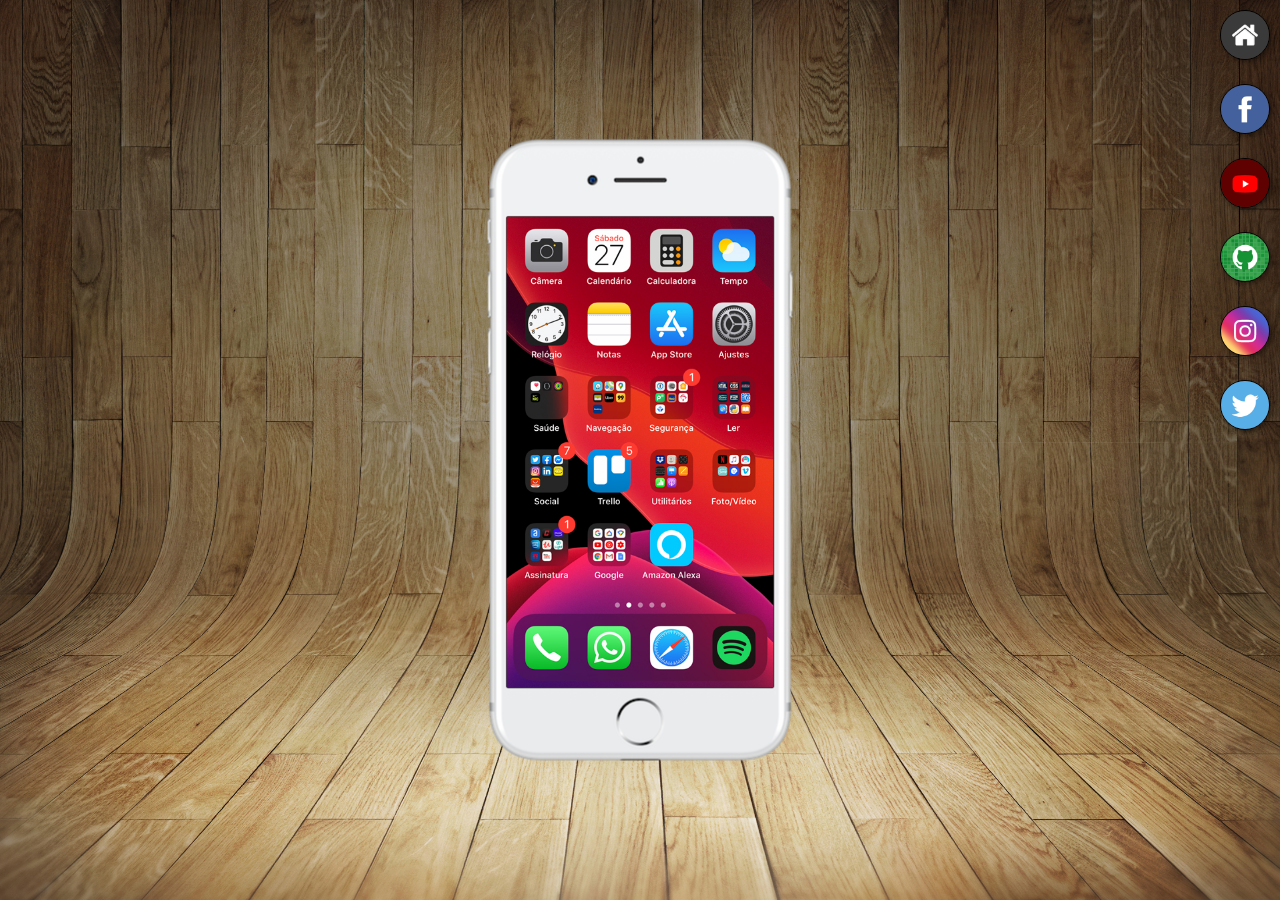
<file: index.html>
<!DOCTYPE html>
<html lang="pt-br">

<head>
    <meta charset="UTF-8">
    <meta name="viewport" content="width=device-width, initial-scale=1.0">
    <link rel="shortcut icon" href="favicon.ico" type="image/x-icon">
    <link rel="stylesheet" href="estilos/style.css">

    <title>Projeto Redes Sociais</title>

</head>

<body>

    <main>

        <section id="telefone">
            <iframe src="home.html" name="tela" id="tela" frameborder="0">

            </iframe>
        </section>

        <section id="redes-sociais">

            <a href="home.html" target="tela">
                <img src="imagens/logo-home.jpg" alt="Home">
            </a><br>
            <a href="facebook.html" target="tela">
                <img src="imagens/logo-facebook.jpg" alt="Facebook">
            </a> <br>
            <a href="youtube.html" target="tela">
                <img src="imagens/logo-youtube.jpg" alt="Youtube">
            </a> <br>
            <a href="github.html" target="tela">
                <img src="imagens/logo-github.jpg" alt="GitHub">
            </a> <br>
            <a href="instagram.html" target="tela">
                <img src="imagens/logo-instagram.jpg" alt="Instagram">
            </a> <br>
            <a href="twitter.html" target="tela">
                <img src="imagens/logo-twitter.jpg" alt="Twitter">
            </a>
        </section>

    </main>


</body>

</html>
</file>
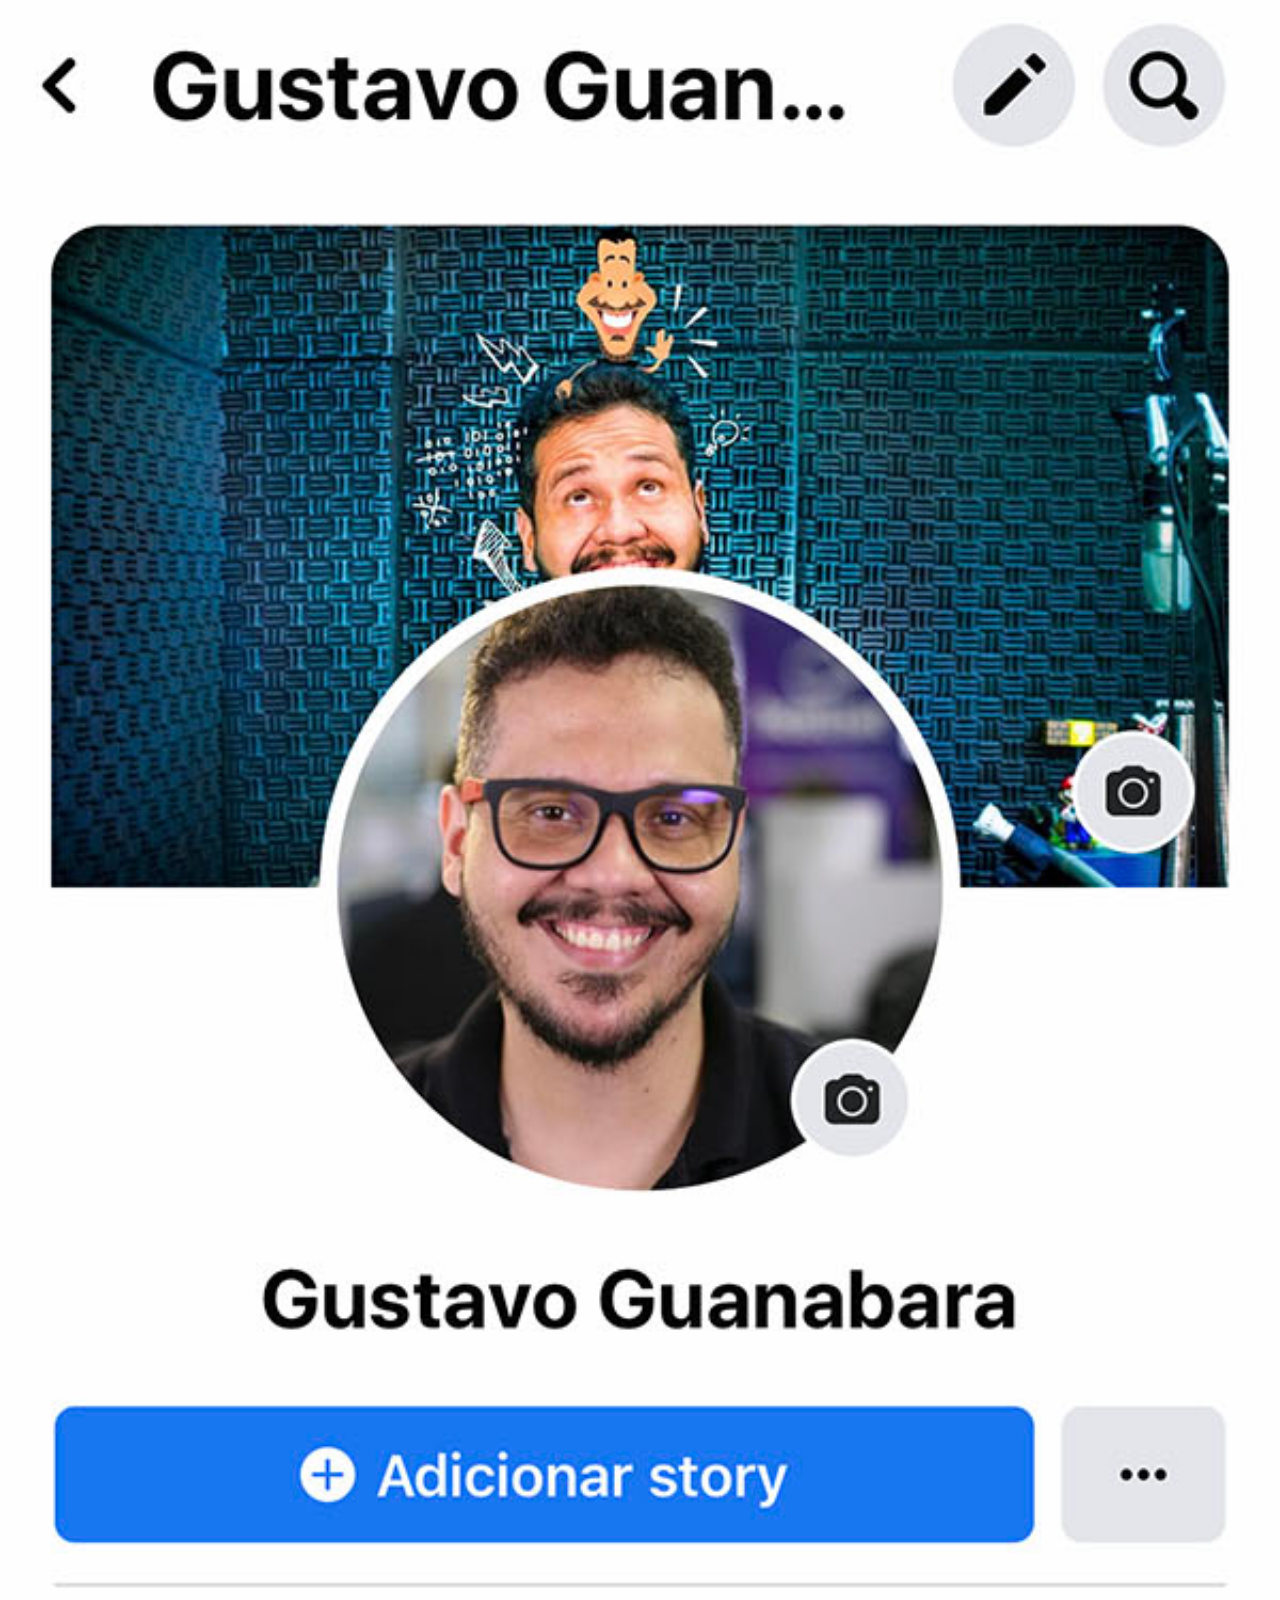
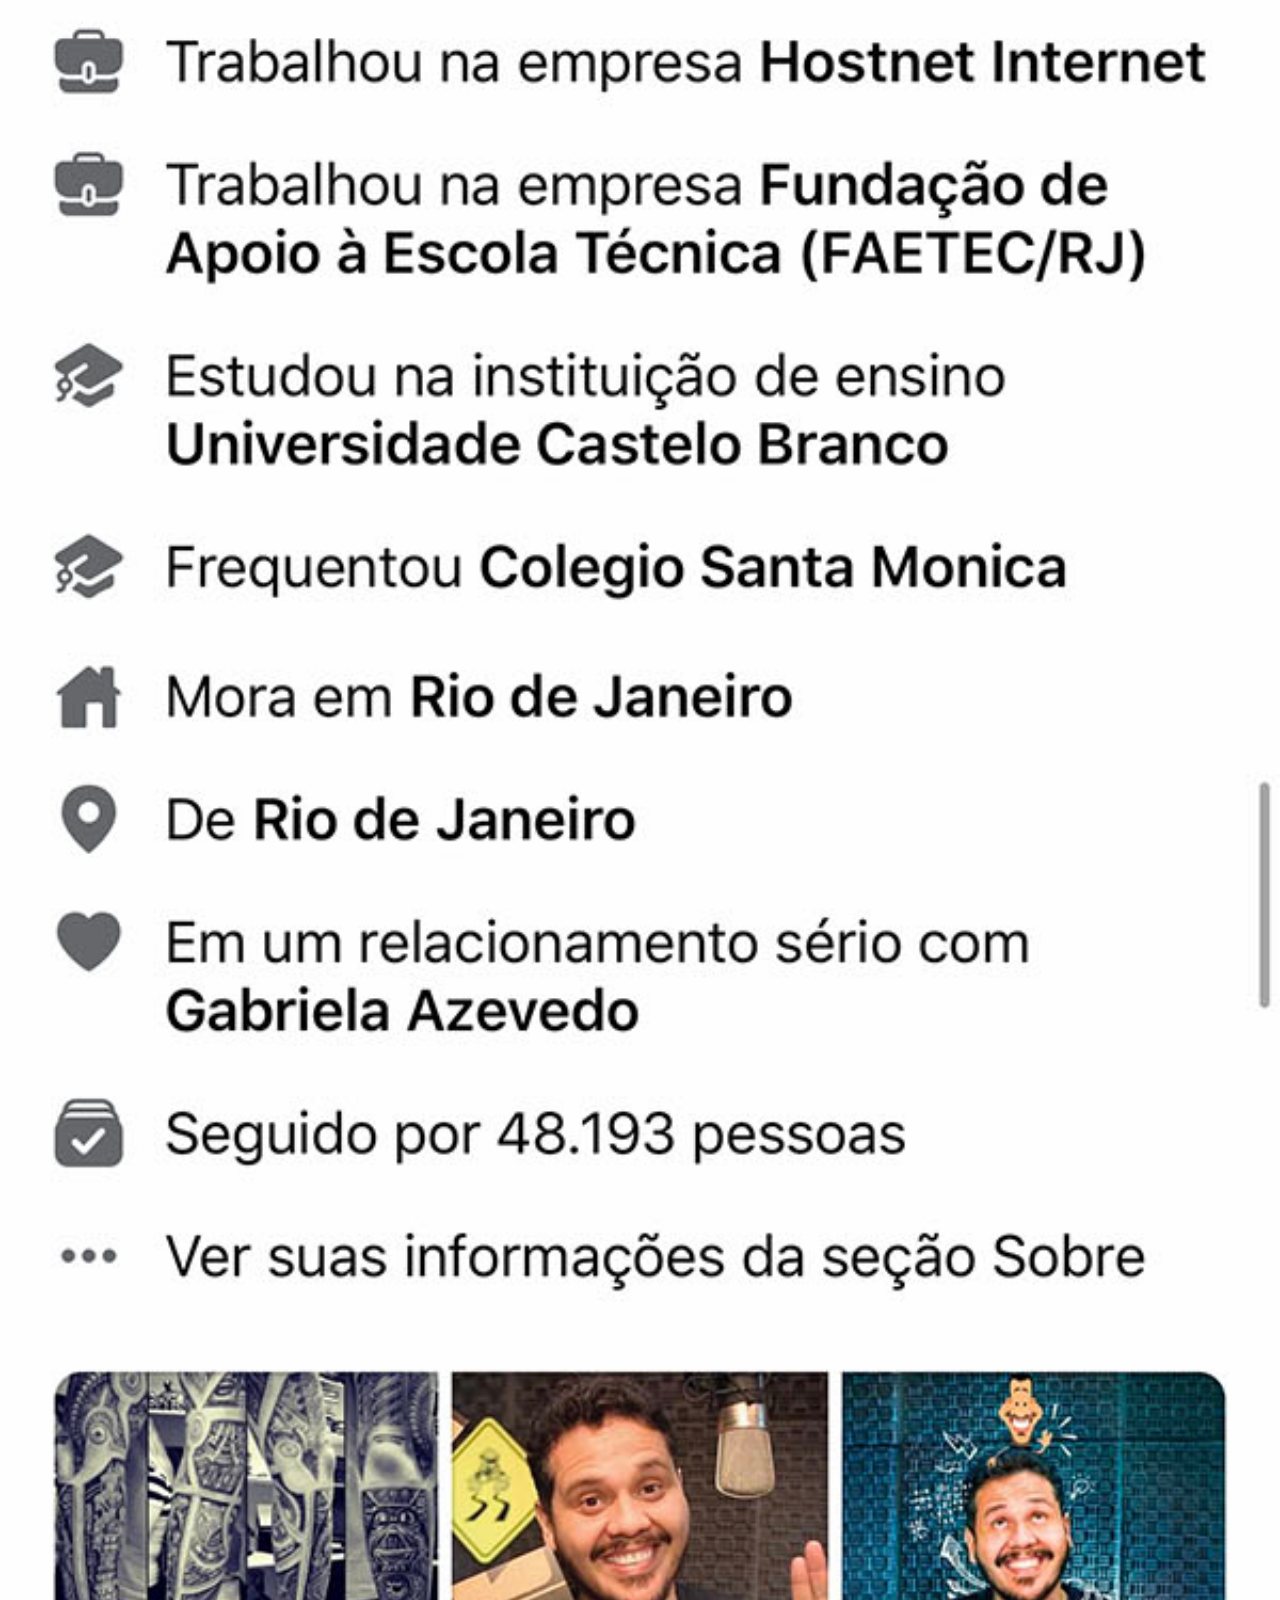
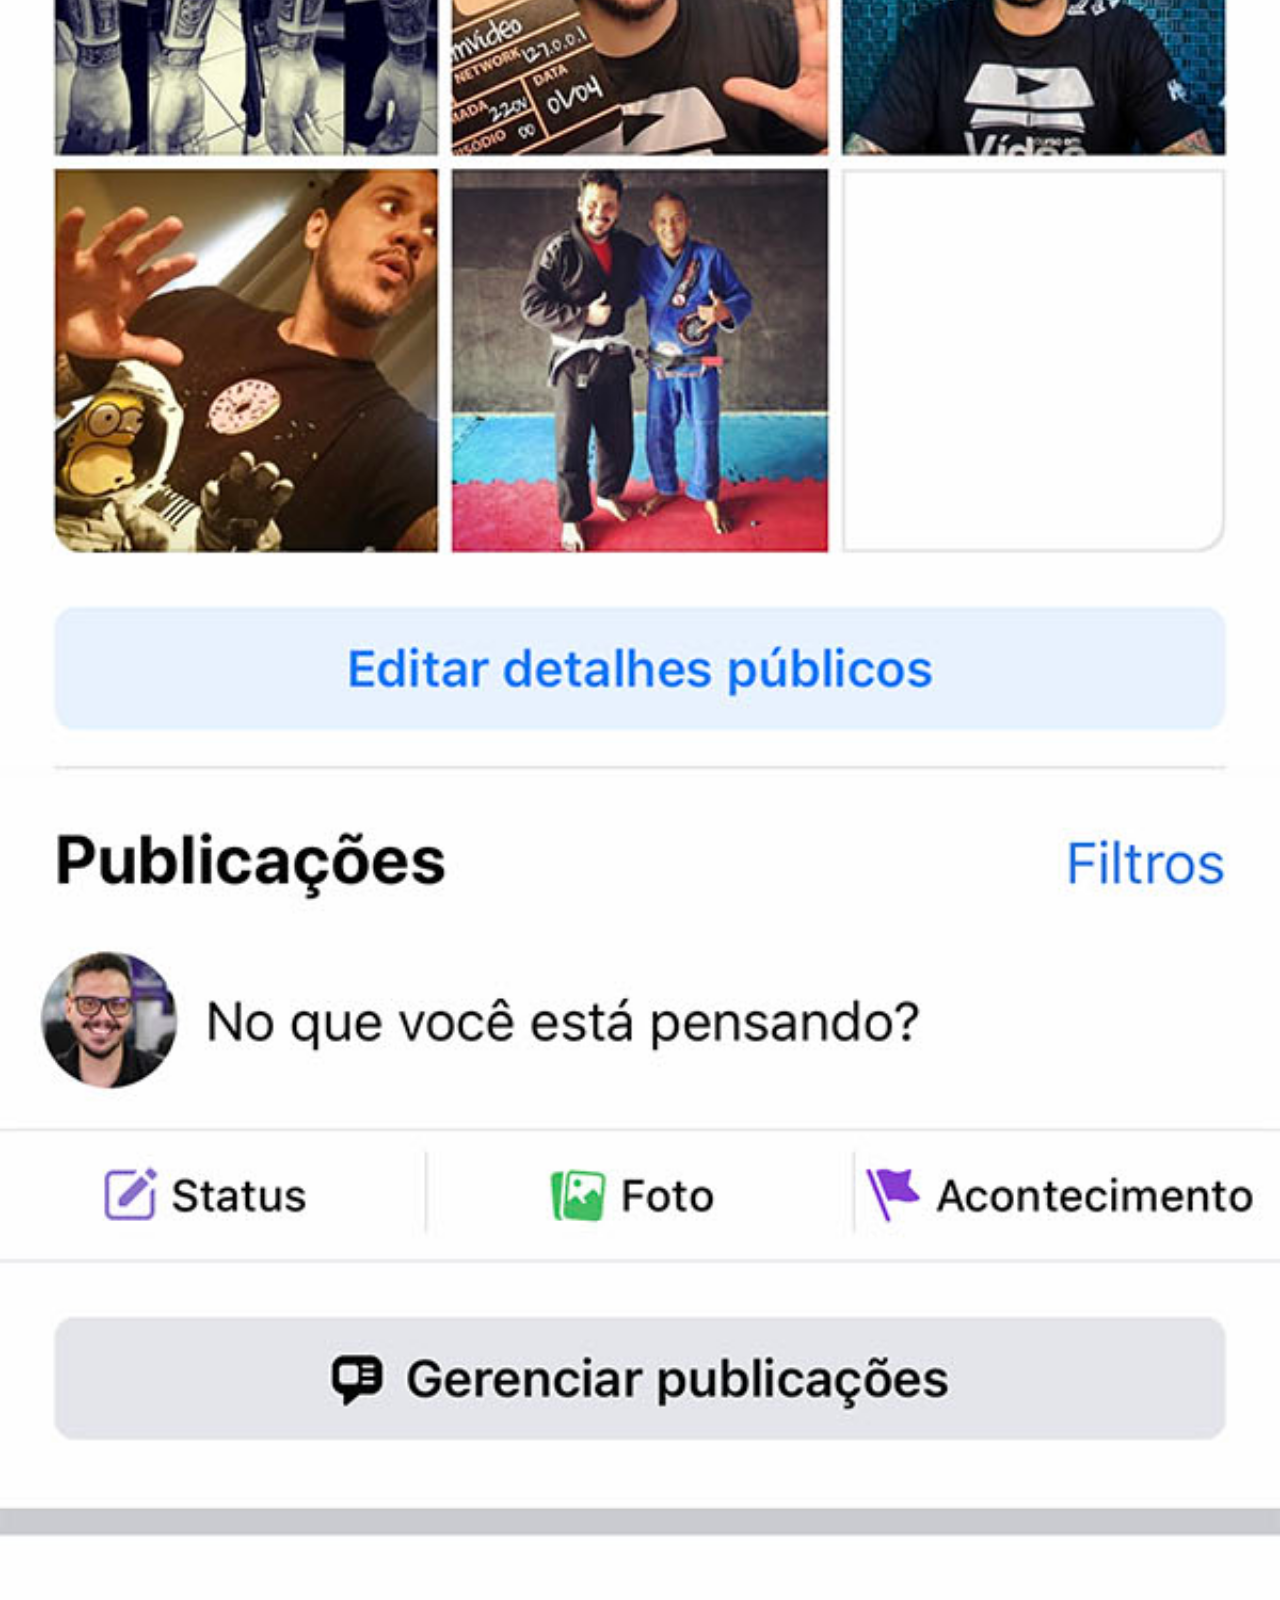
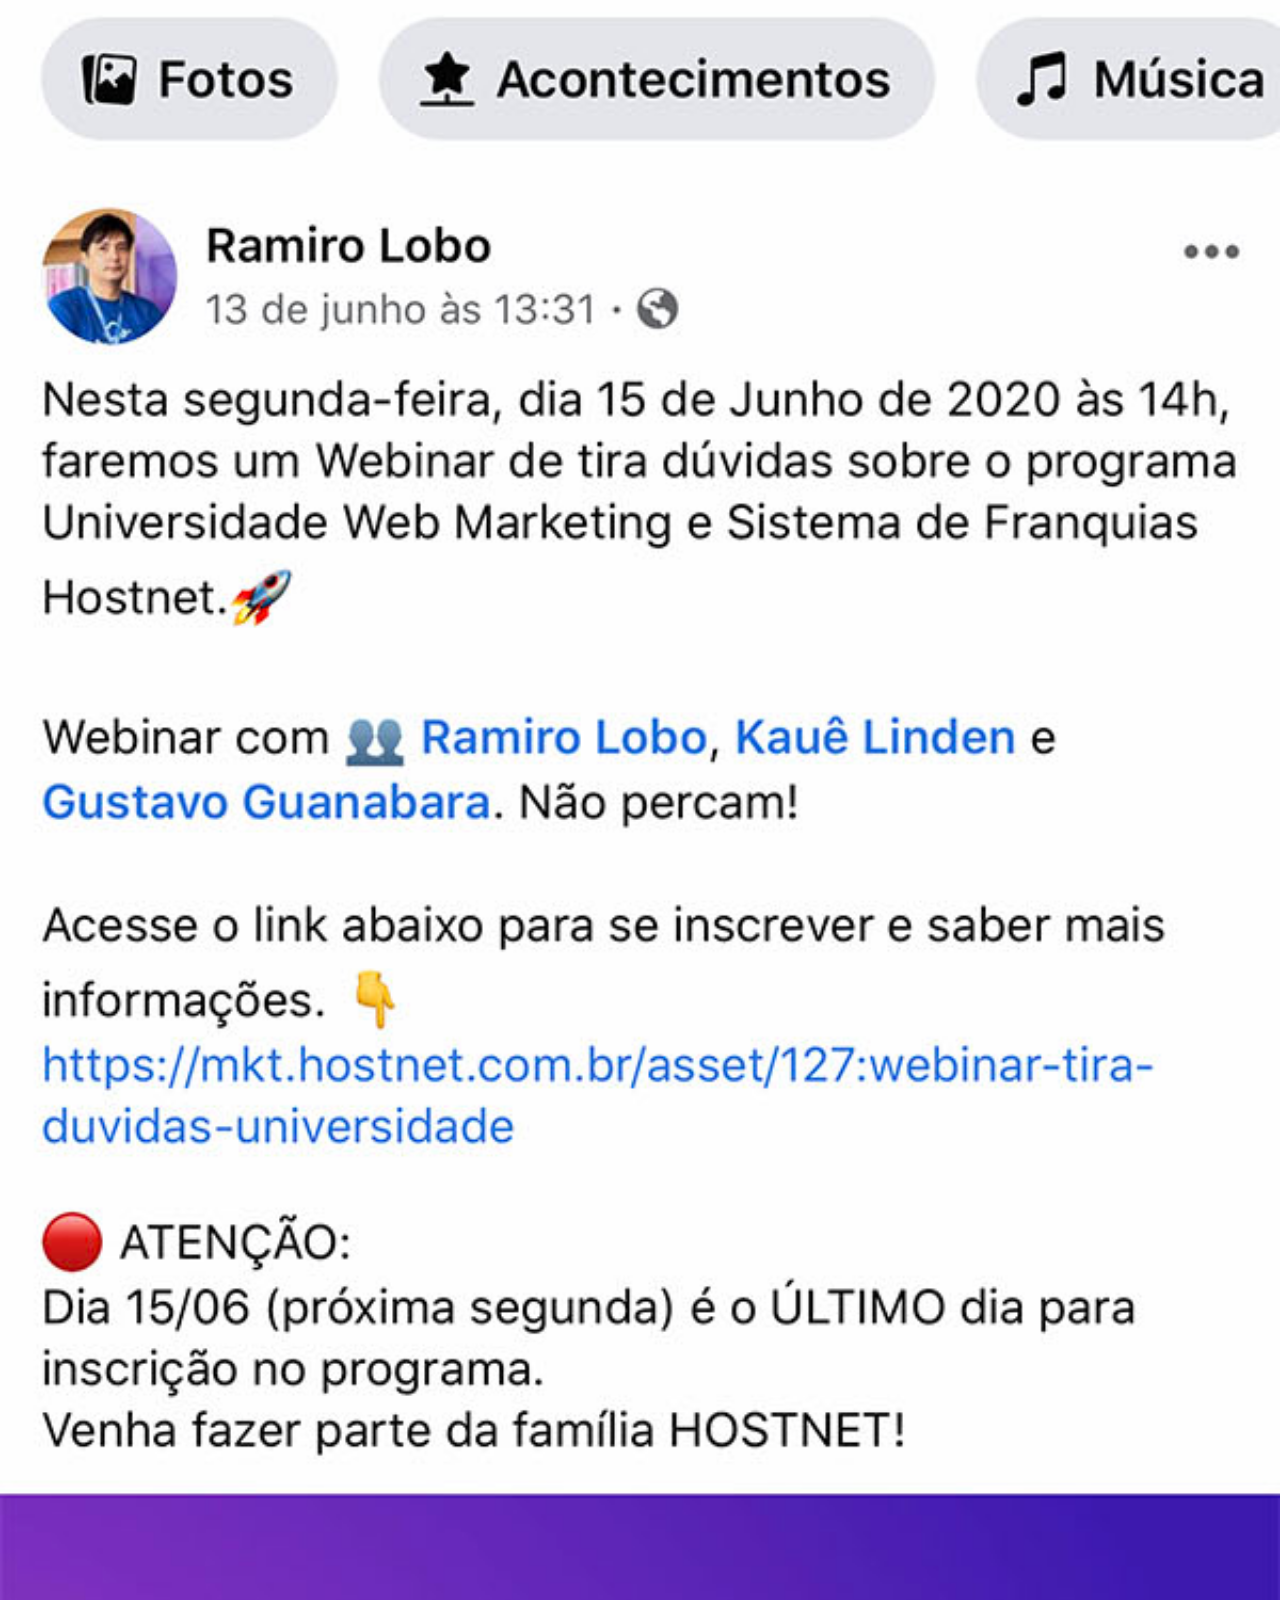
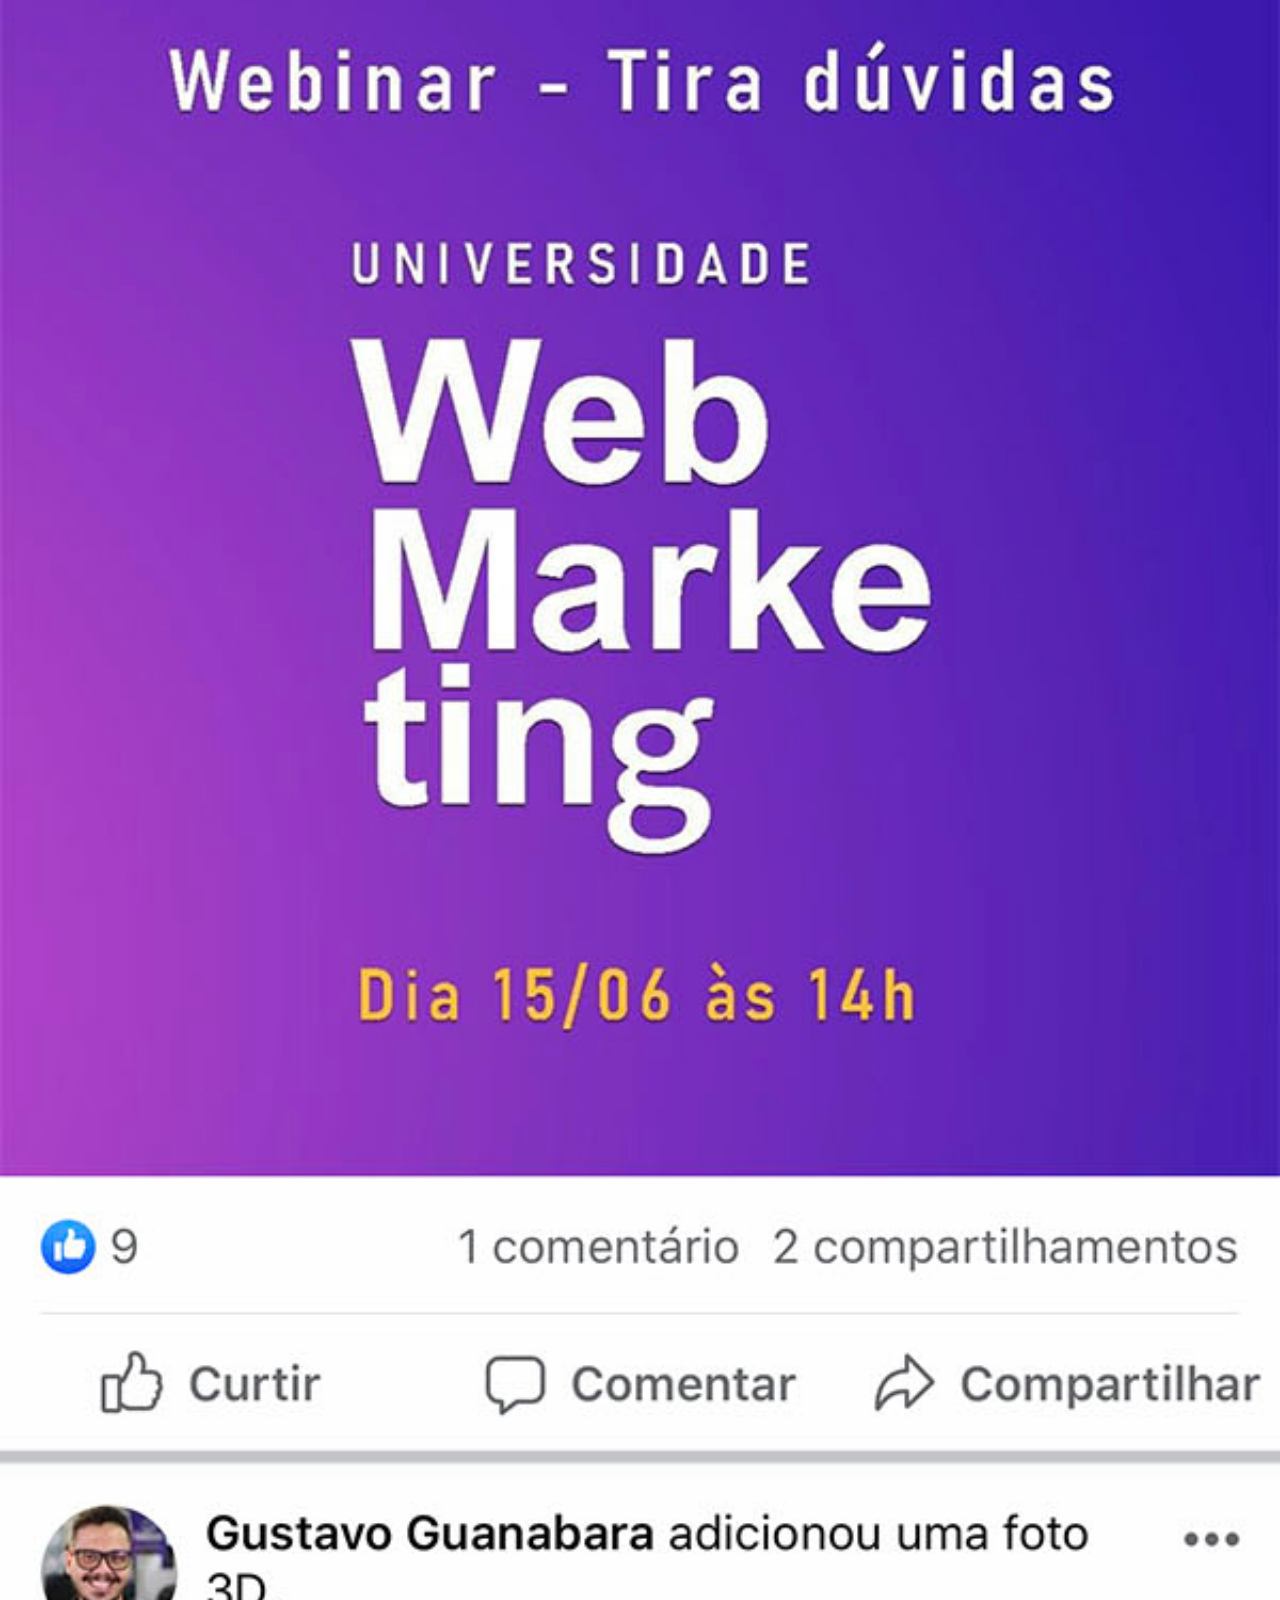
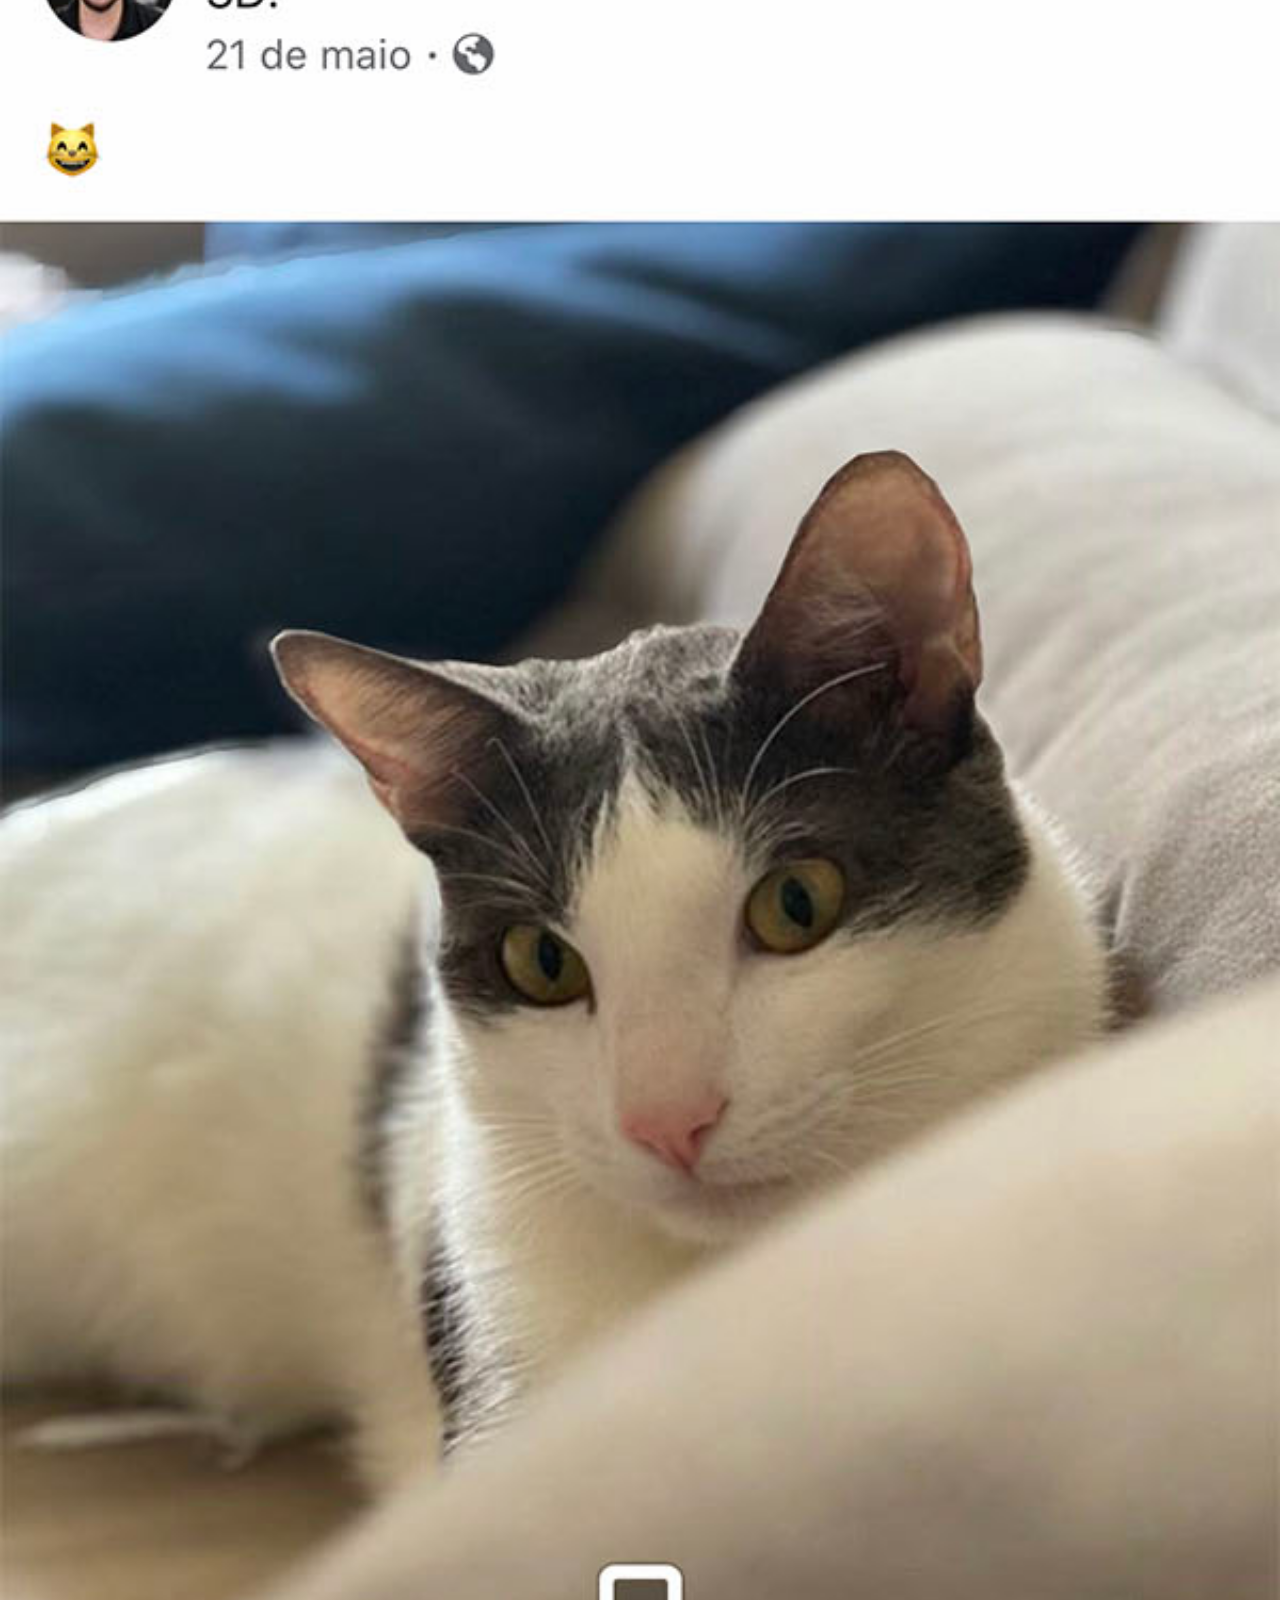
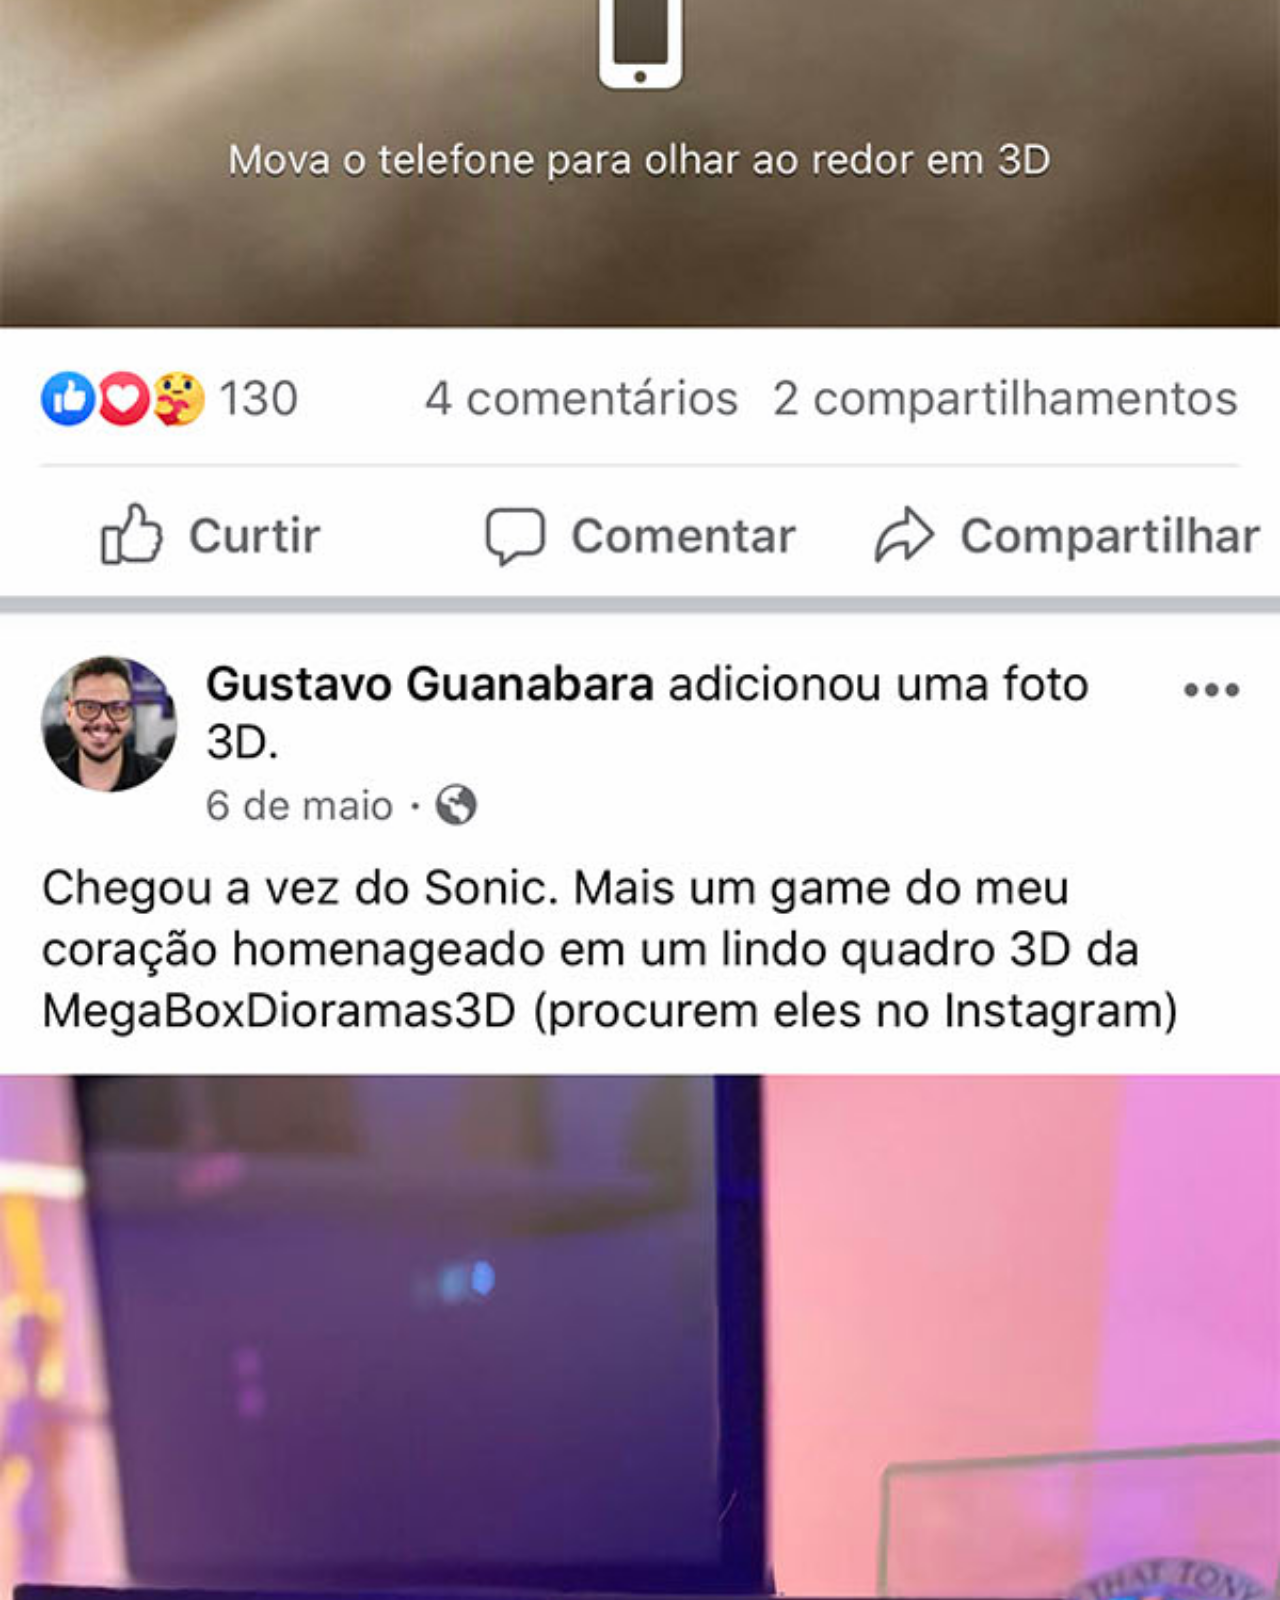
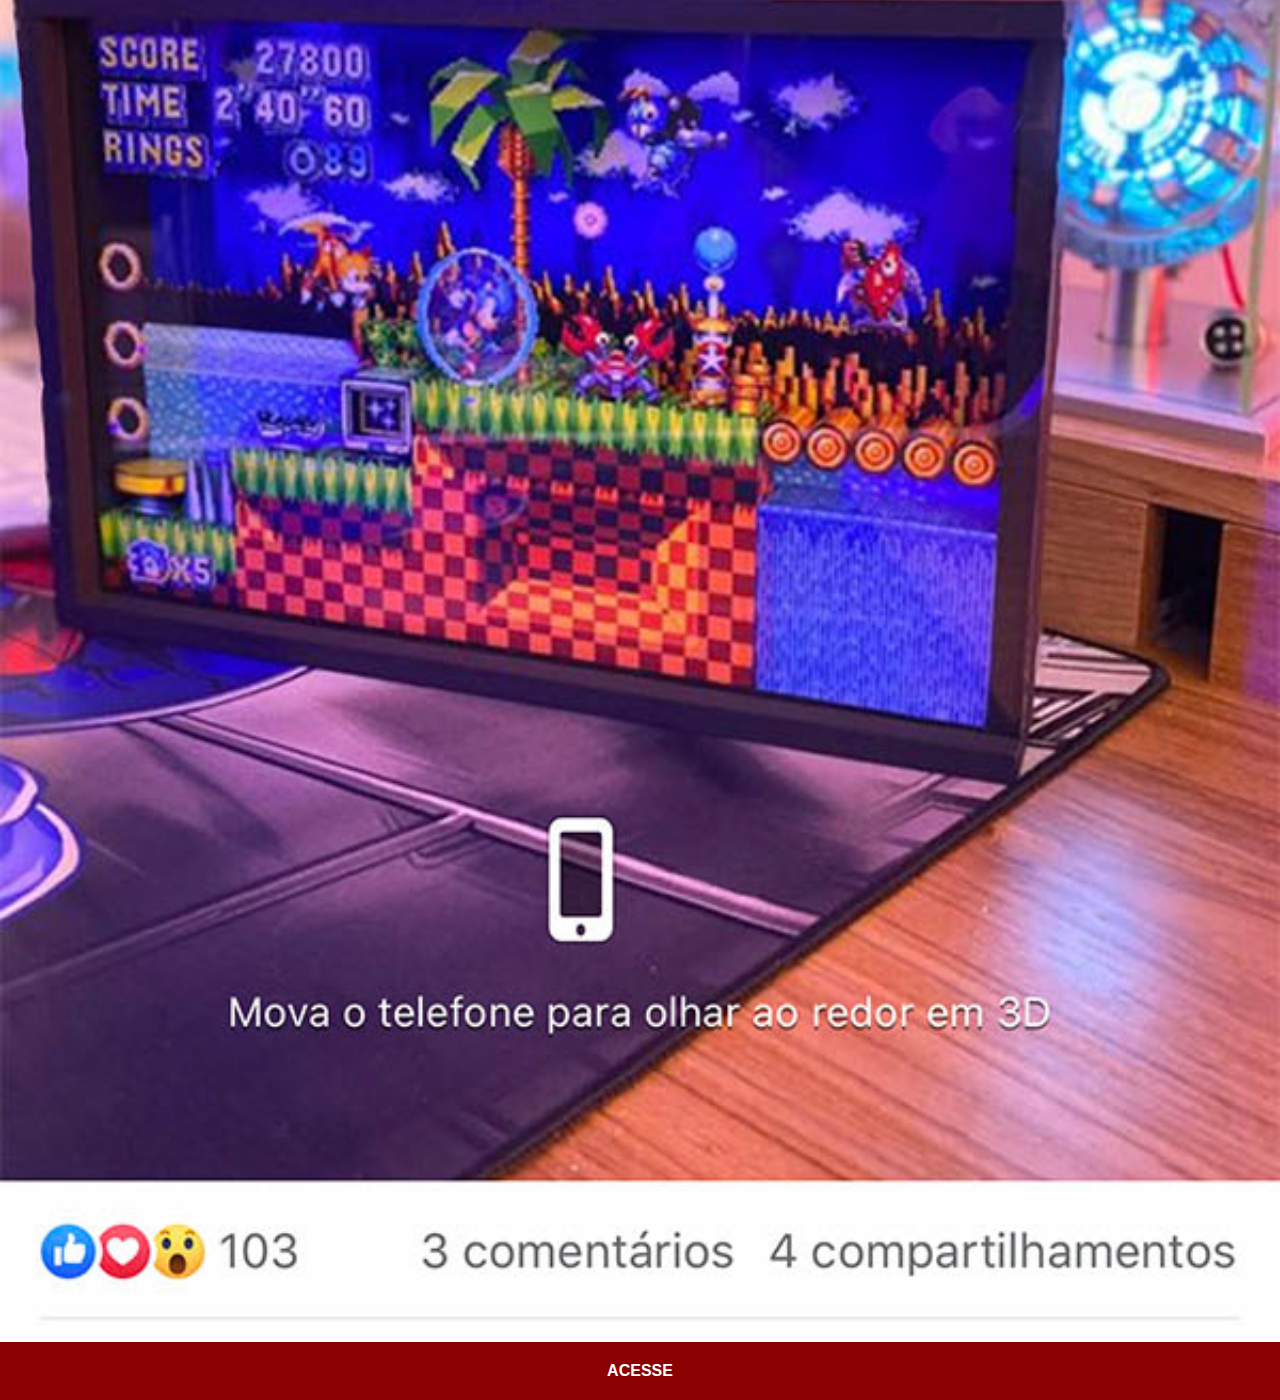
<file: facebook.html>
<!DOCTYPE html>
<html lang="pt-br">
<head>
    <meta charset="UTF-8">
    <meta name="viewport" content="width=device-width, initial-scale=1.0">
    <title>Facebook</title>
    <link rel="stylesheet" href="estilos/social.css">
</head>
<body>

    <img src="imagens/tela-facebook.jpg" alt="Facebook">
    <a href="https:www.facebook.com" target="_blank">ACESSE</a>
    
</body>
</html>
</file>
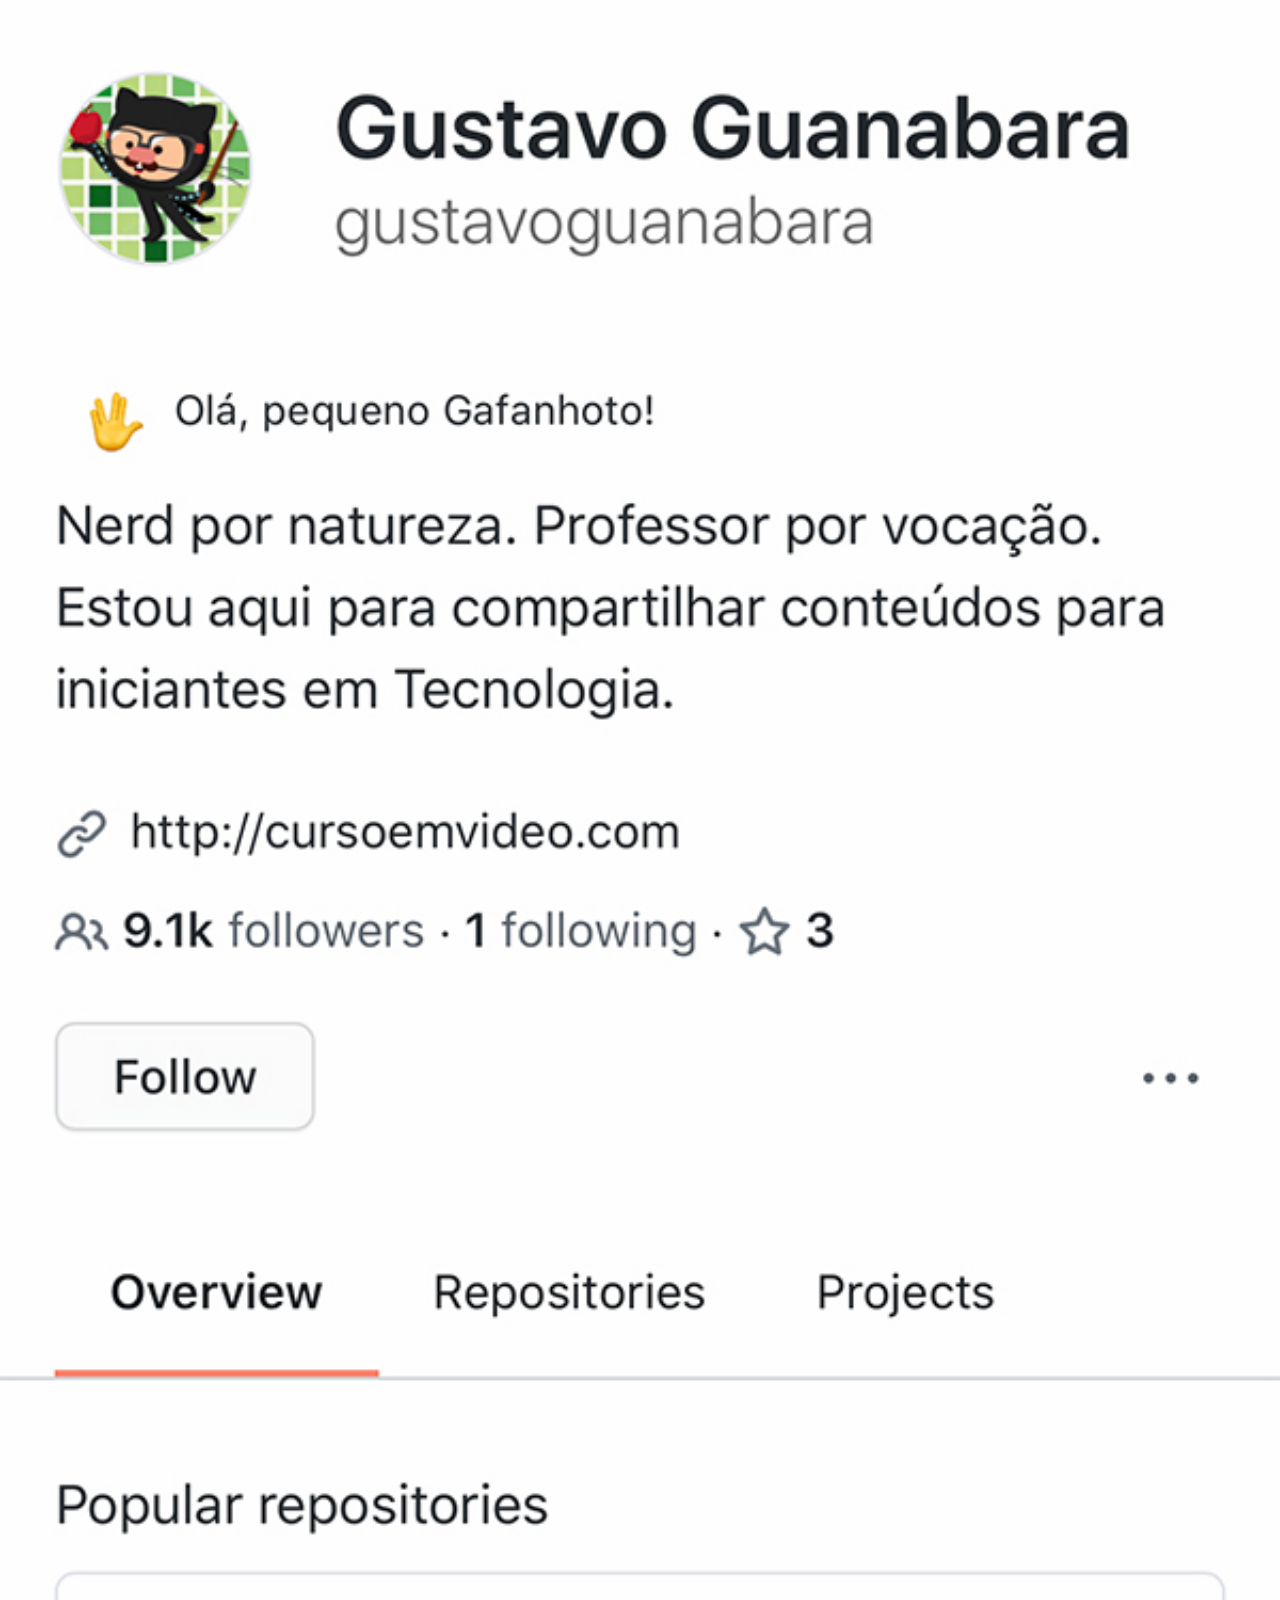
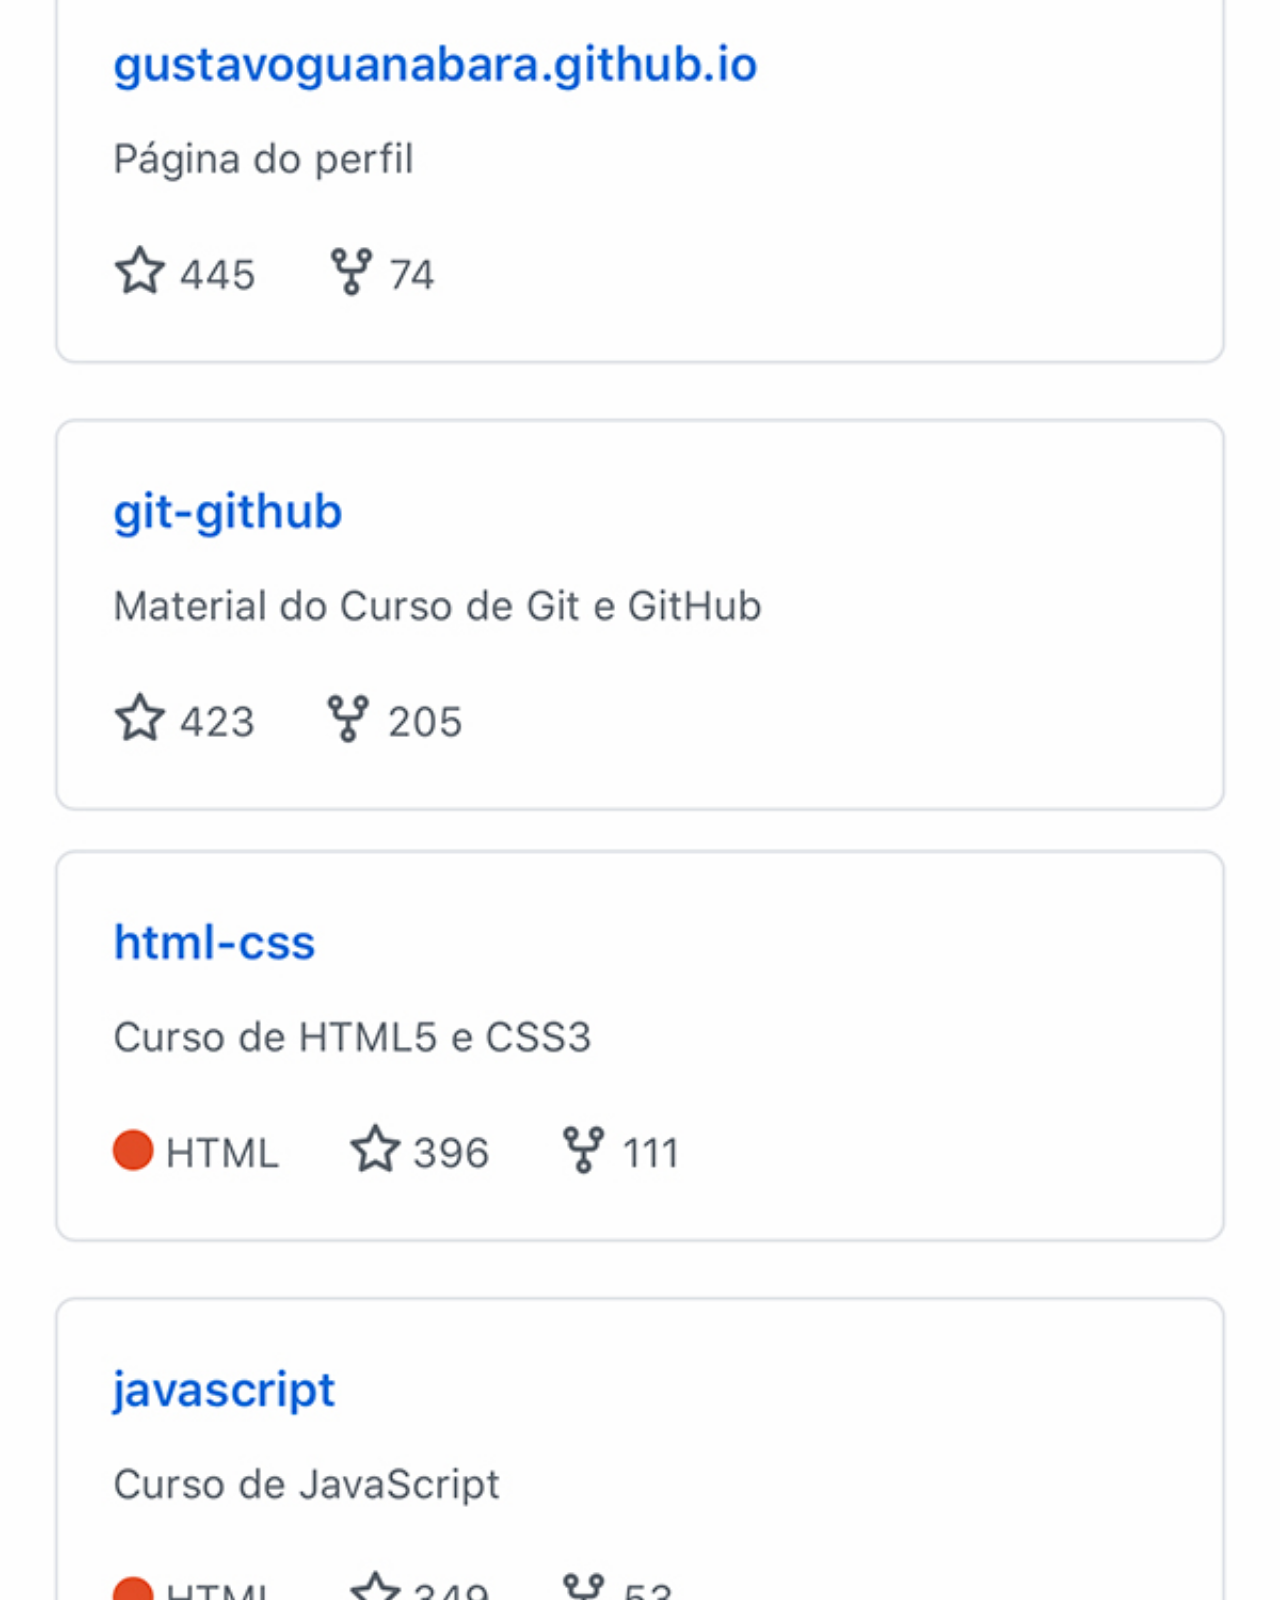
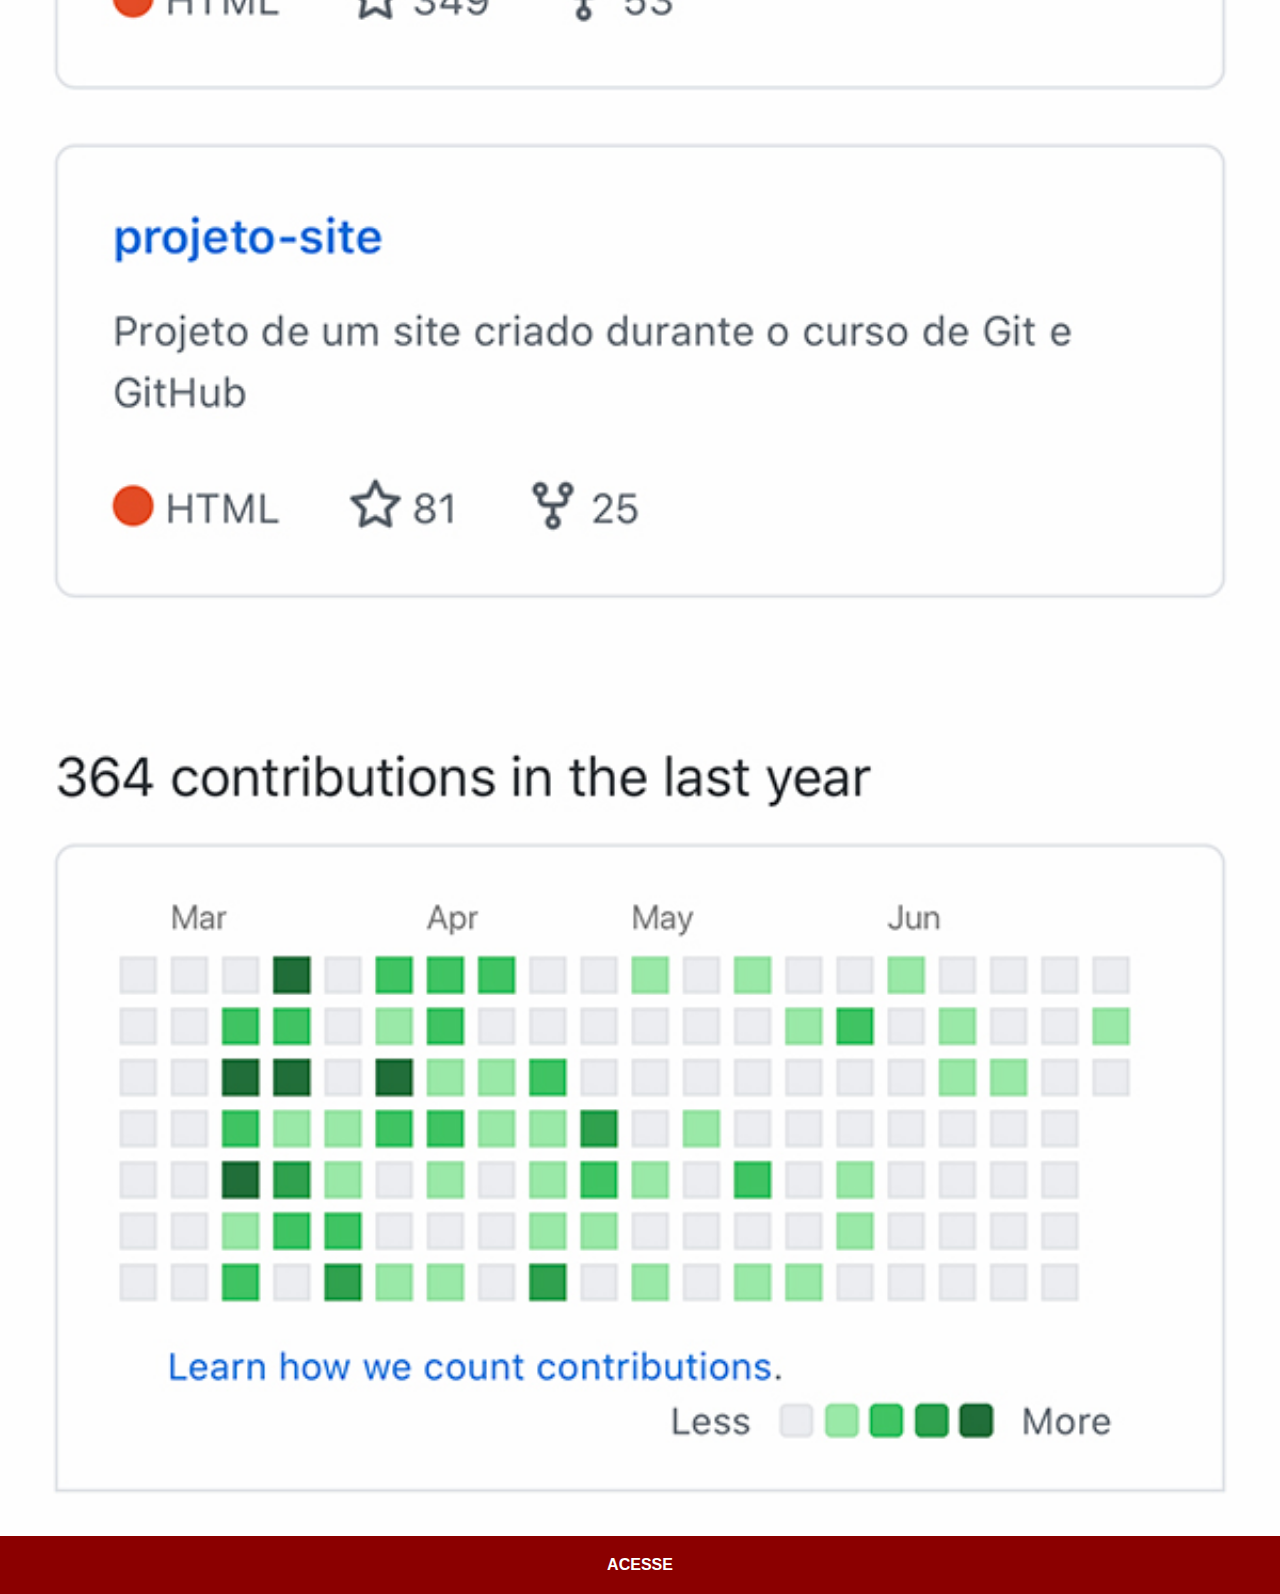
<file: github.html>
<!DOCTYPE html>
<html lang="pt-br">
<head>
    <meta charset="UTF-8">
    <meta name="viewport" content="width=device-width, initial-scale=1.0">
    <title>GitHub</title>
    <link rel="stylesheet" href="estilos/social.css">
    
</head>
<body>

    <img src="imagens/tela-github.jpg" alt="GitHub">
    <a href="https://github.com/gustavoguanabara/" target="_blank">ACESSE</a>
    
</body>
</html>
</file>
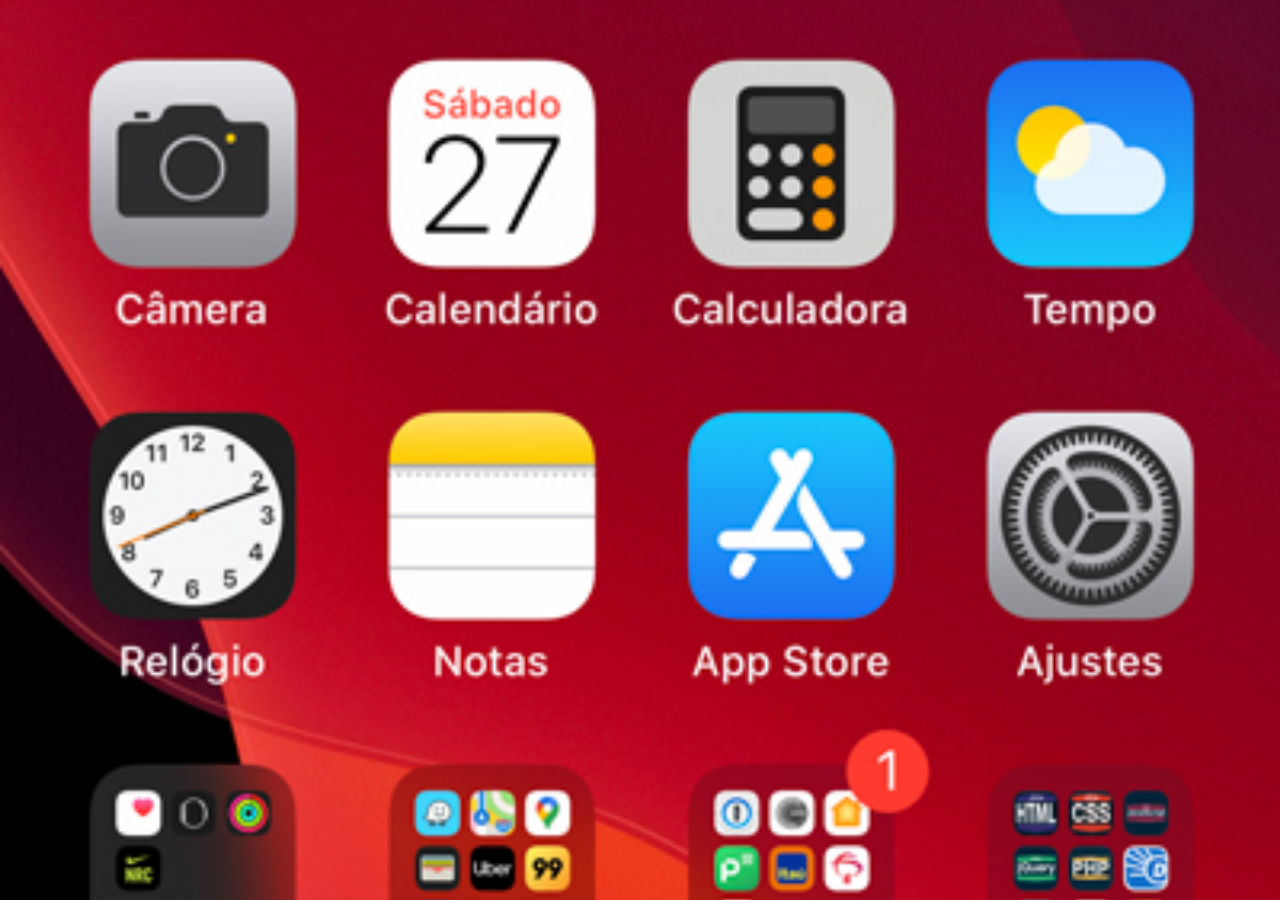
<file: home.html>
<!DOCTYPE html>
<html lang="pt-br">
<head>
    <meta charset="UTF-8">
    <meta name="viewport" content="width=device-width, initial-scale=1.0">
    <title>Home</title>

    <style>
        *{
            margin: 0px;
            padding: 0px;
        }

        body{
            width: 100vw;
            height: 100vh;
            background: black url("imagens/tela-home.jpg") no-repeat top center;
            background-size: cover;
        }

    </style>

</head>
<body>

    <main>

        <section id="telefone">

        </section>

        <section id="redes-sociais">

        </section>
    </main>

    
</body>
</html>
</file>
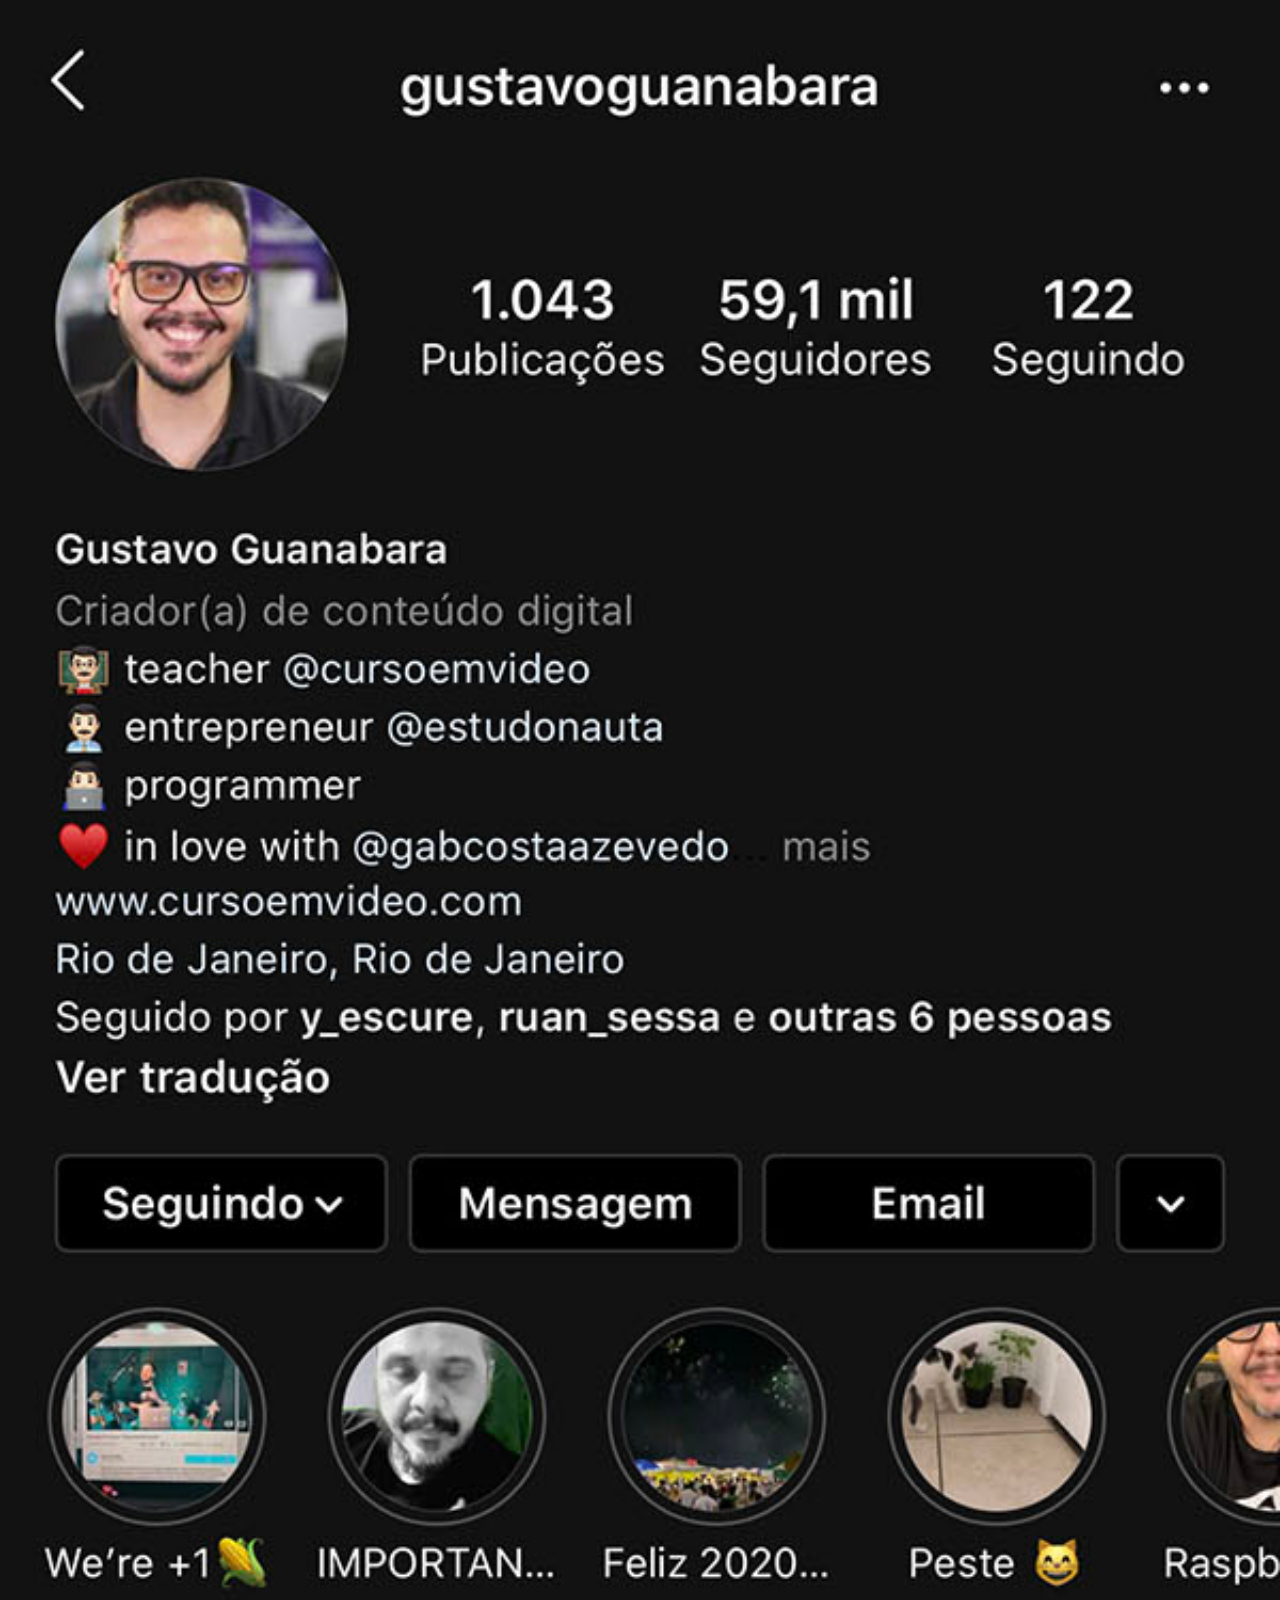
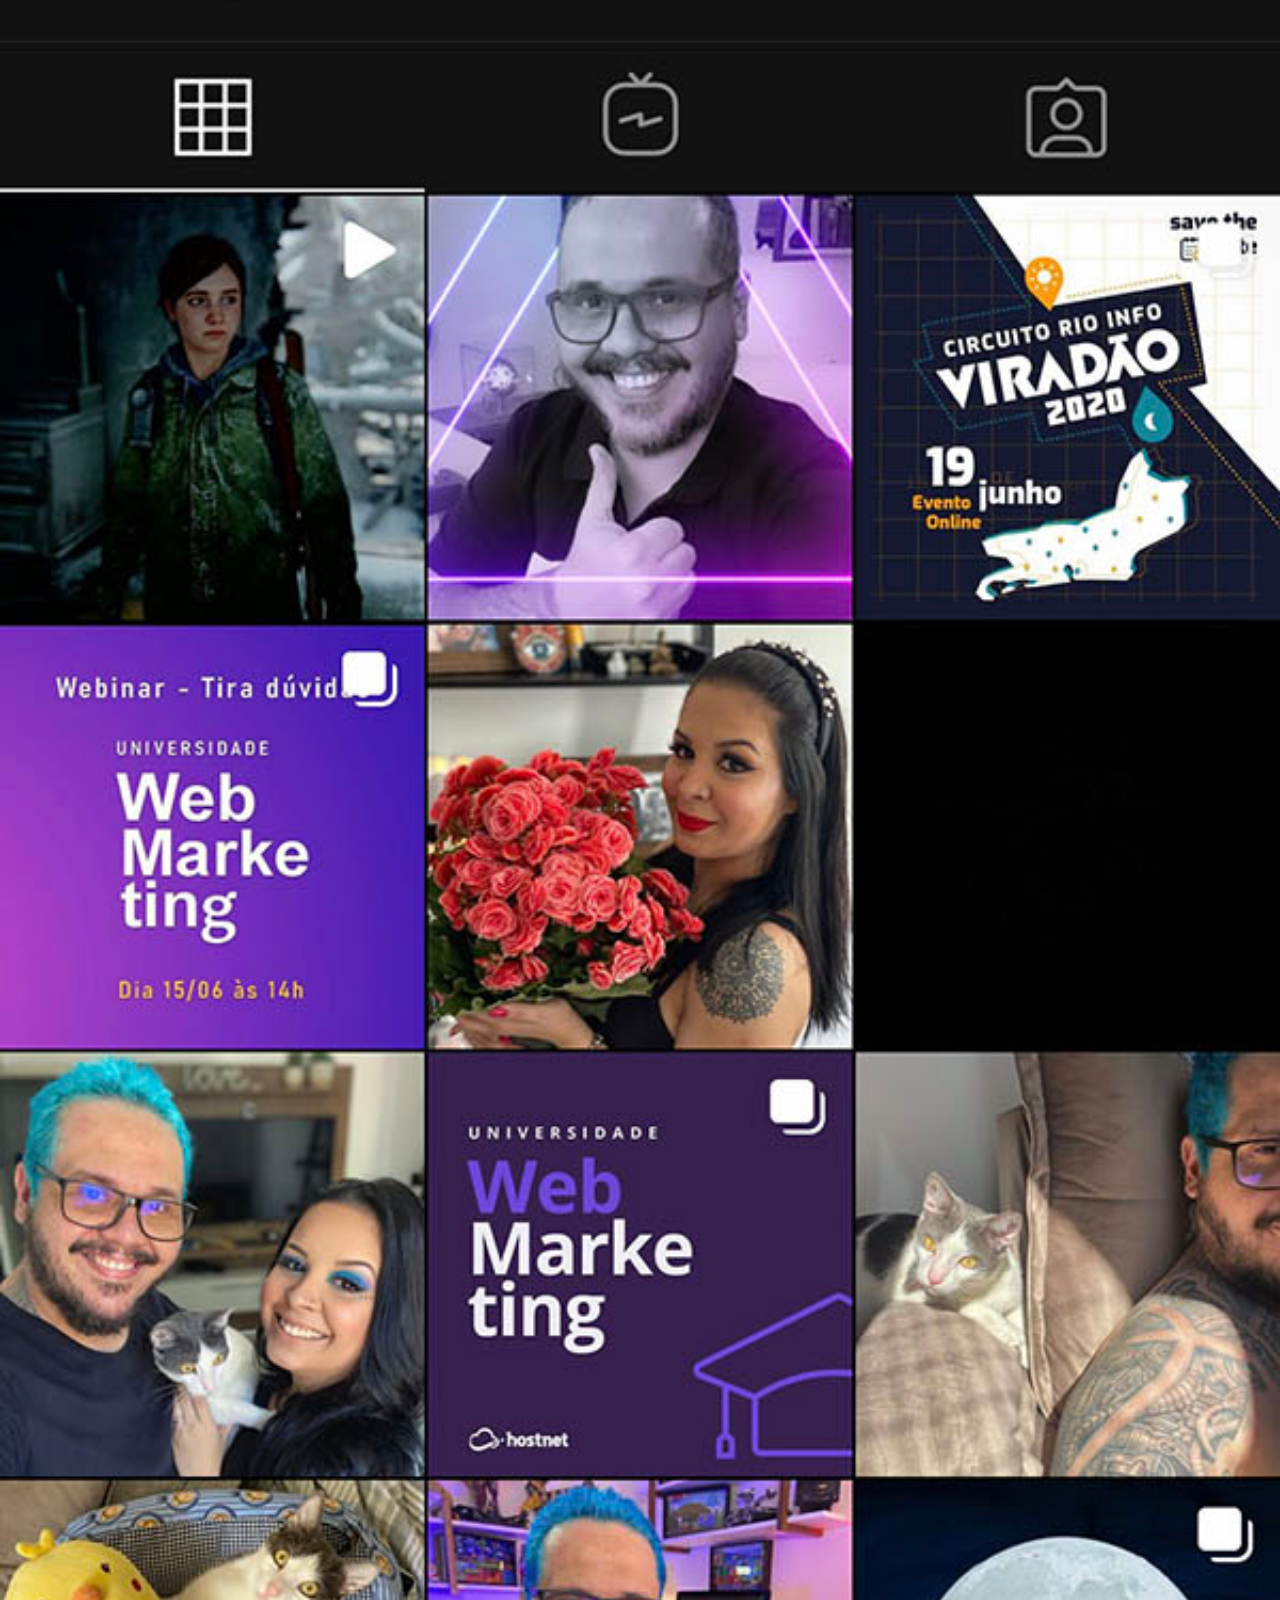
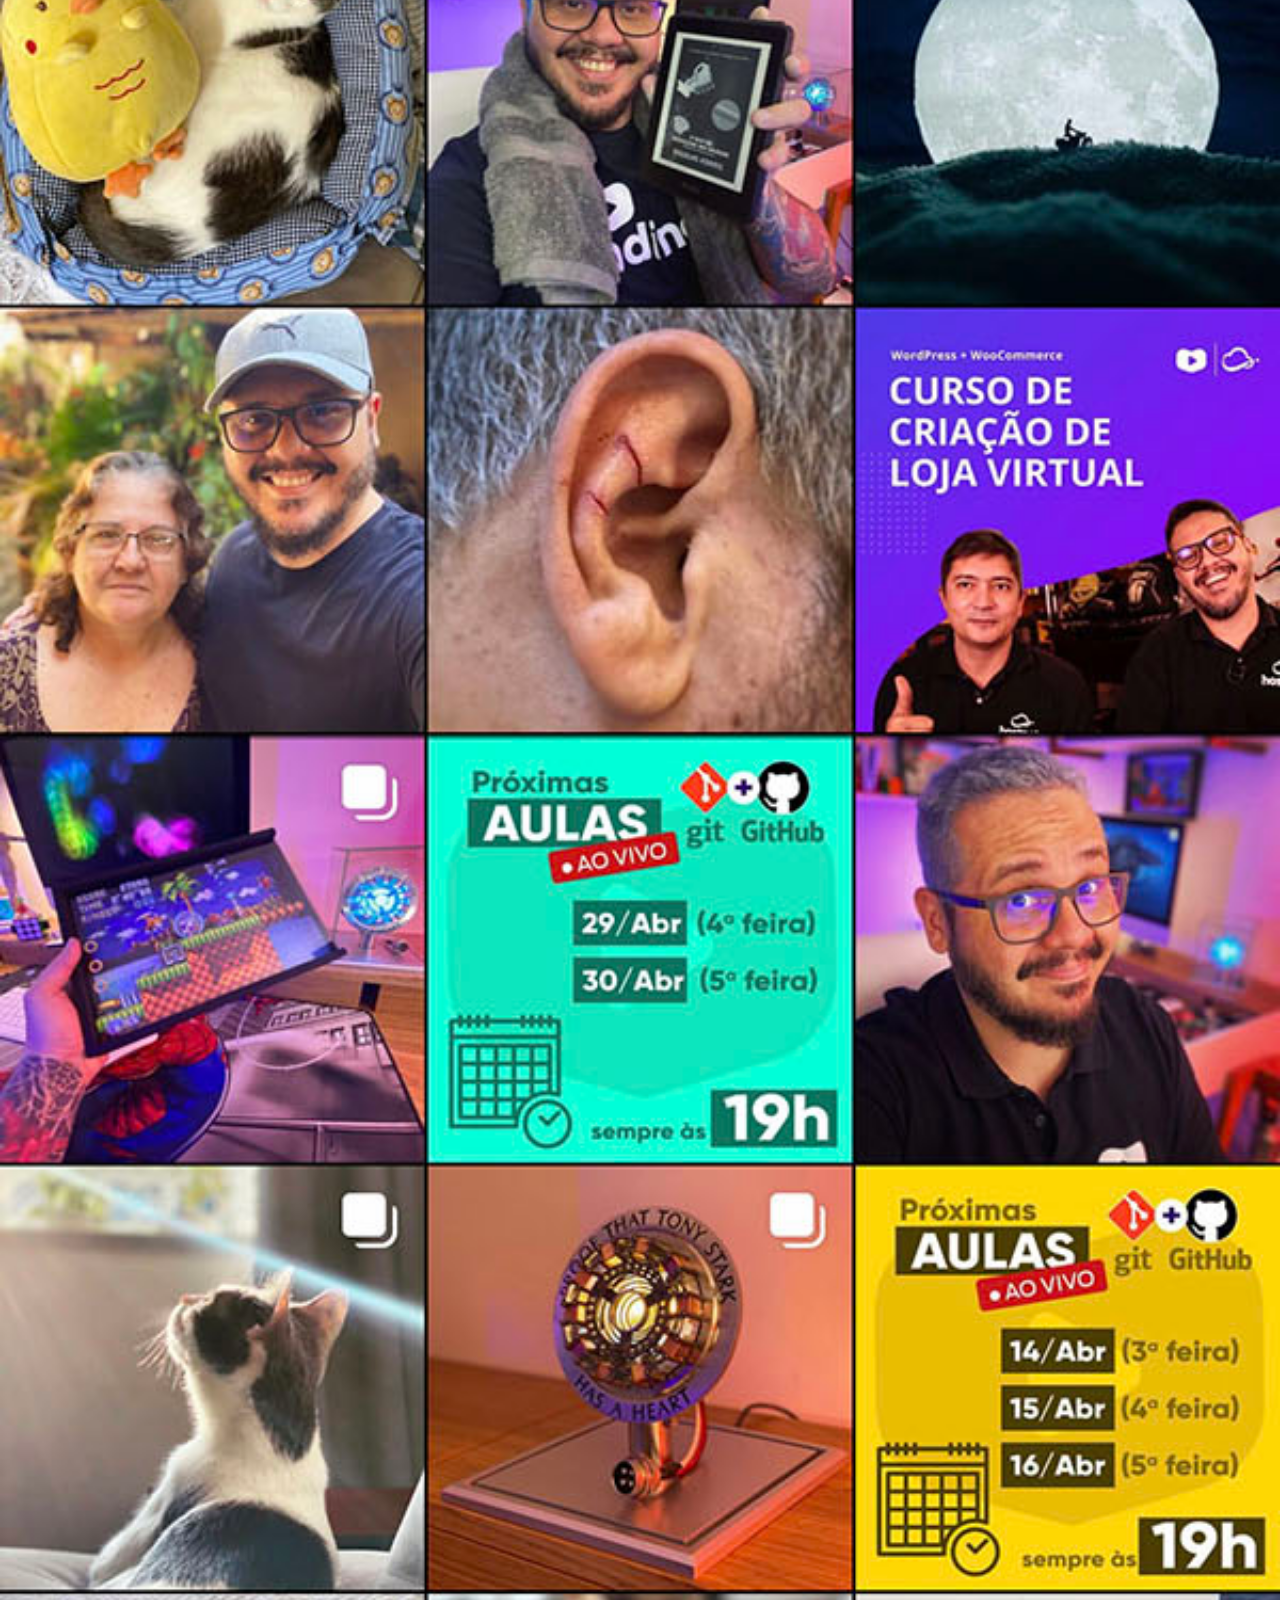
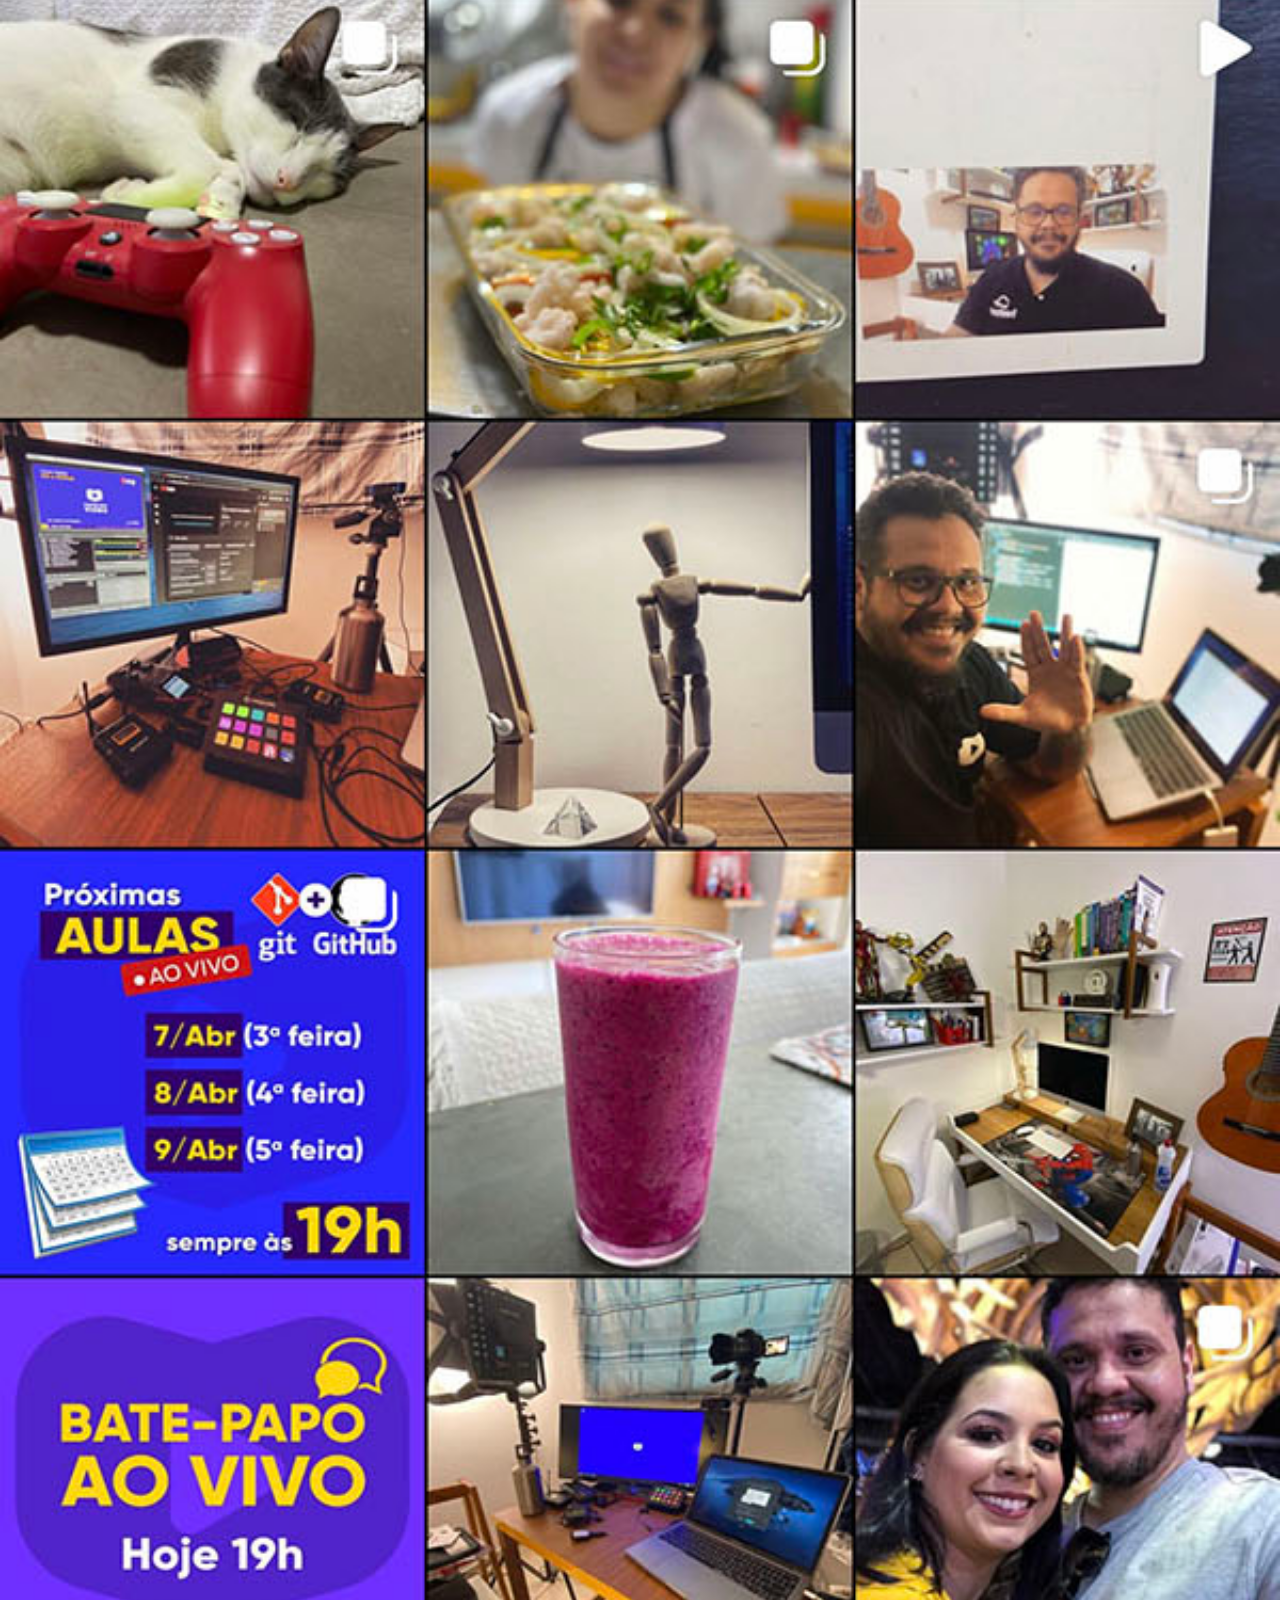
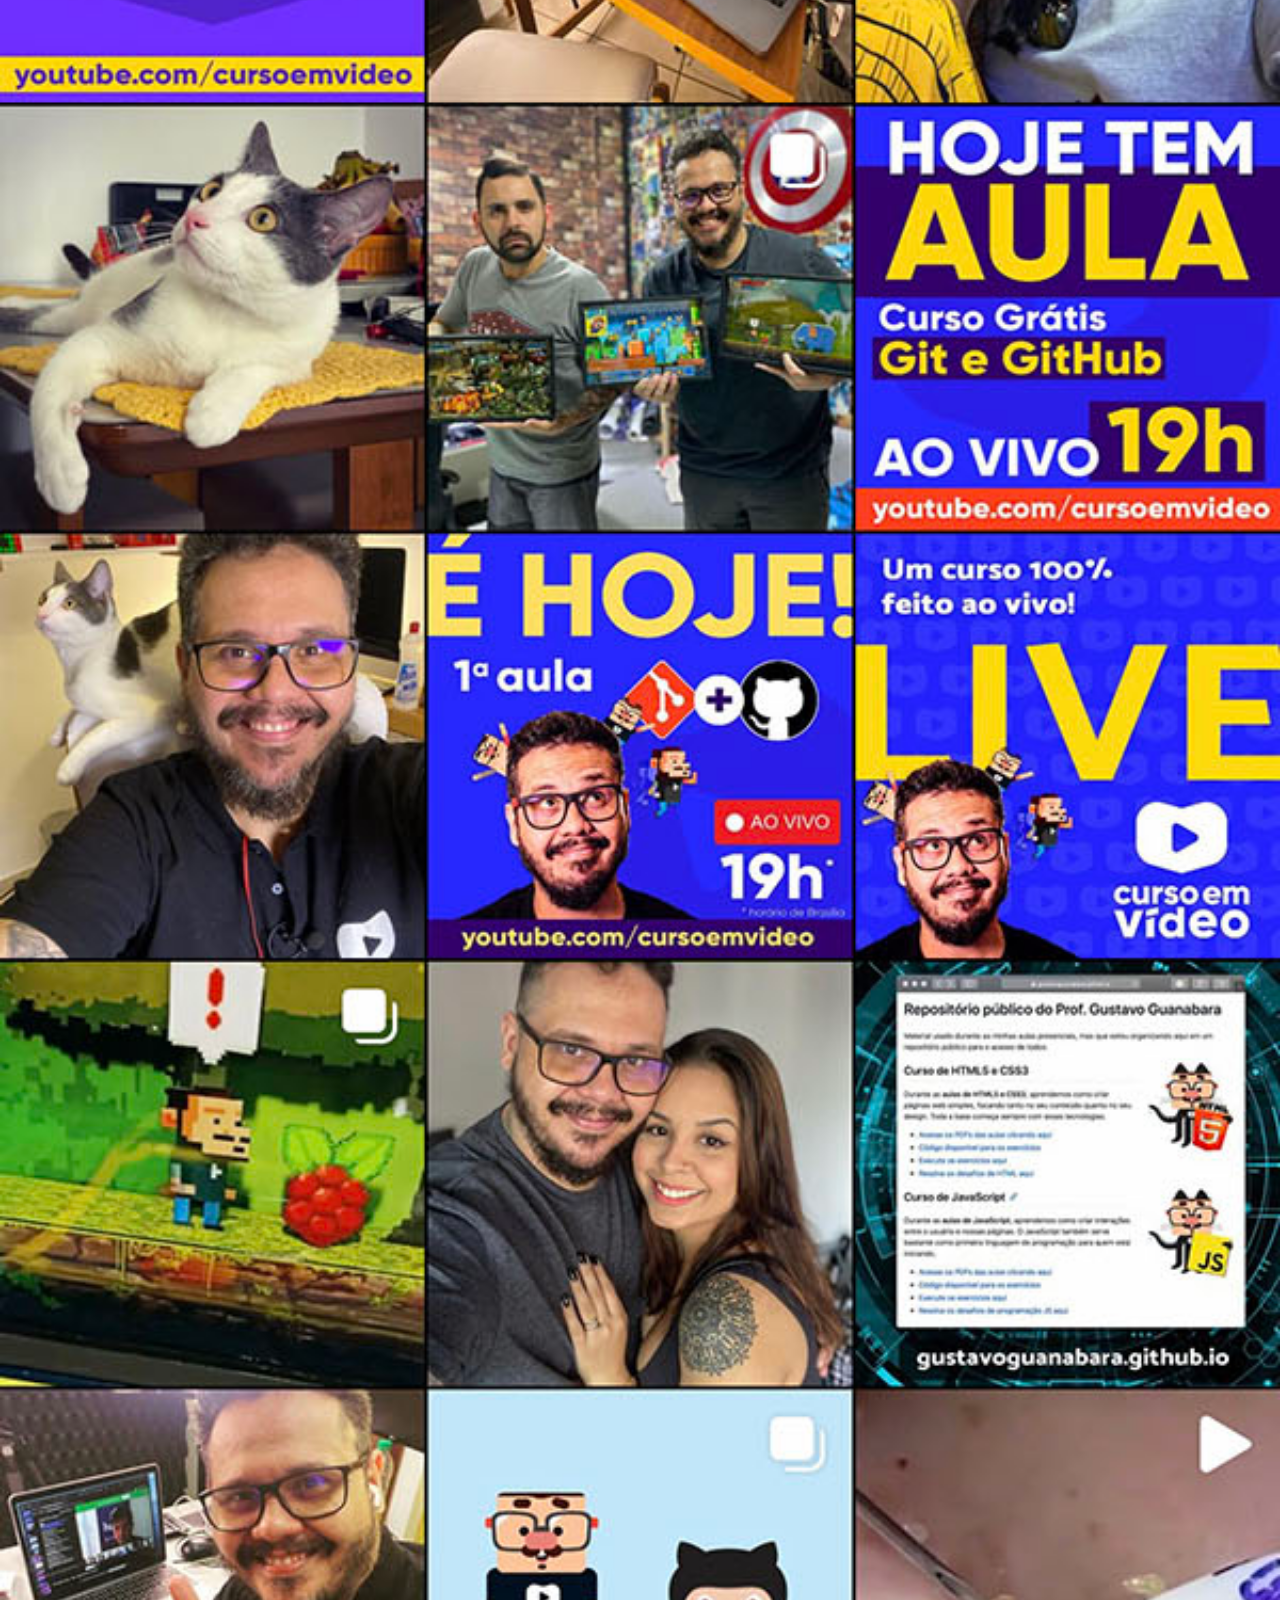
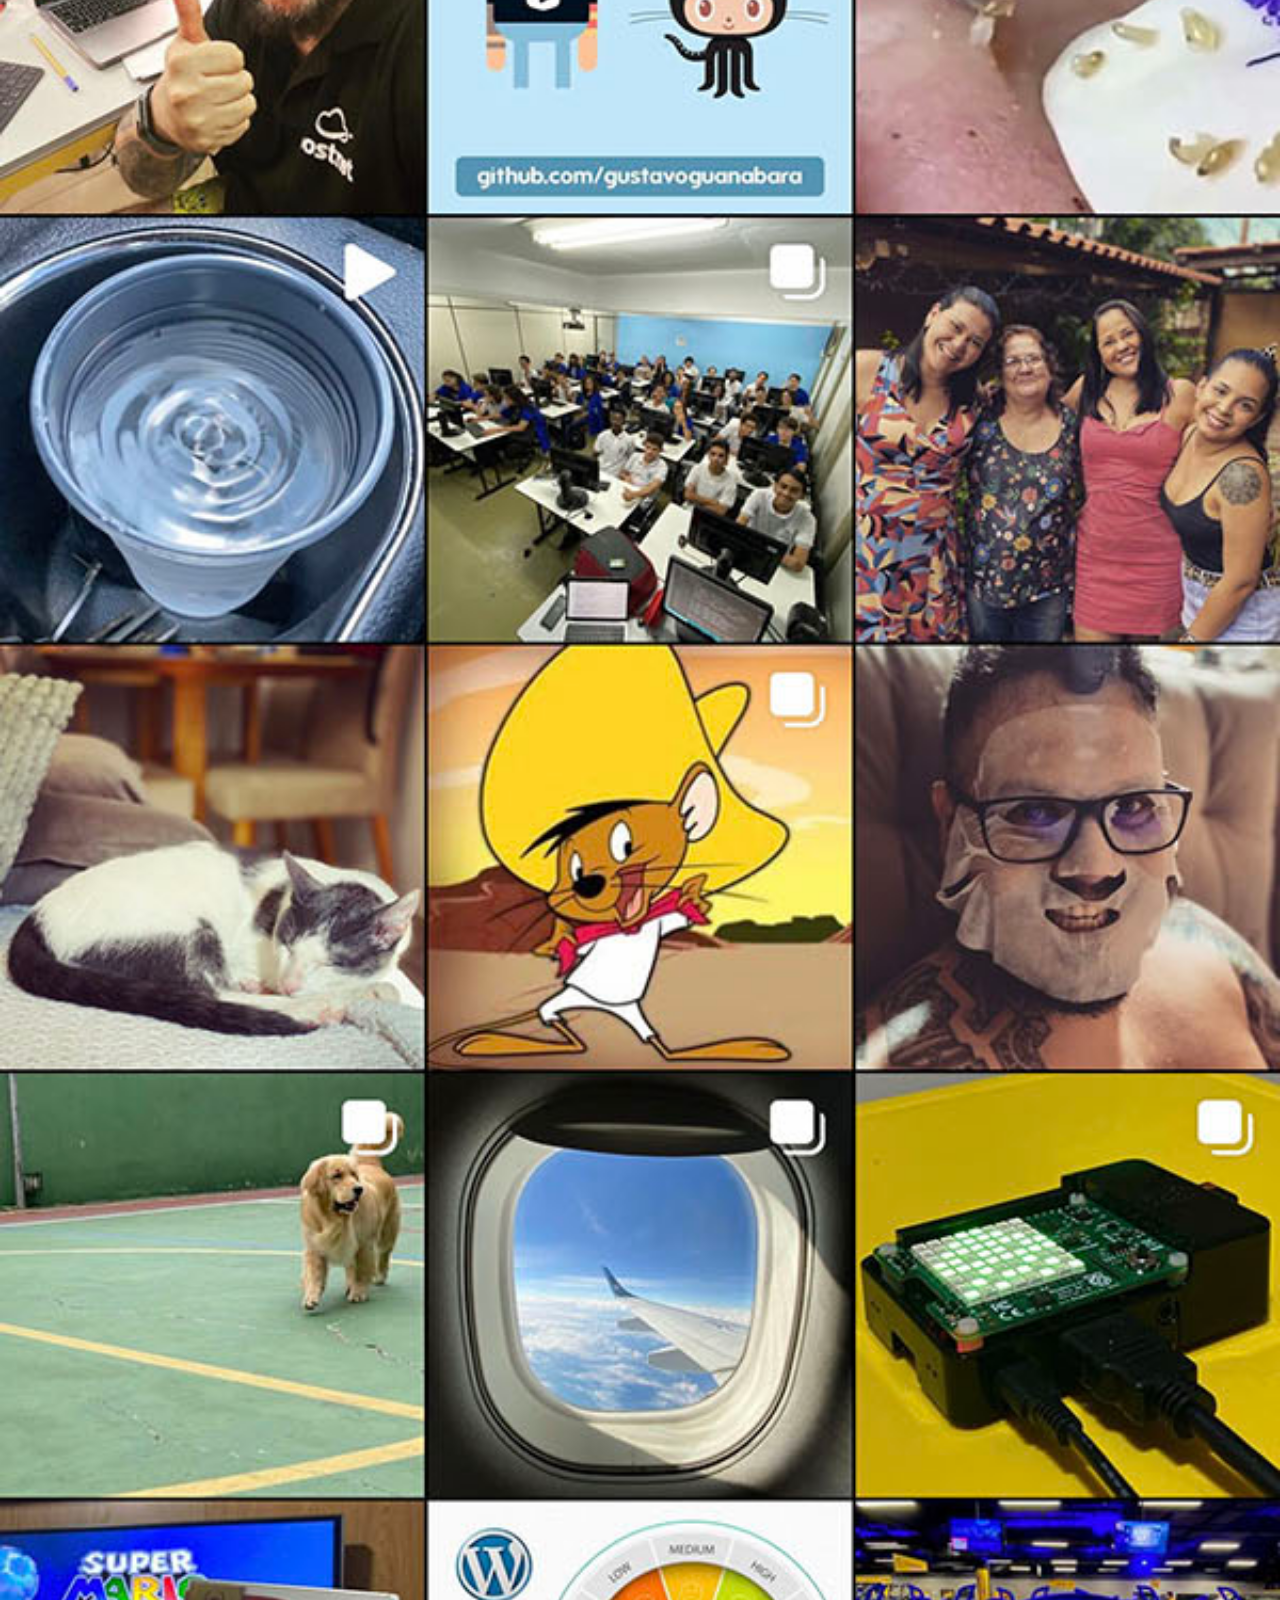
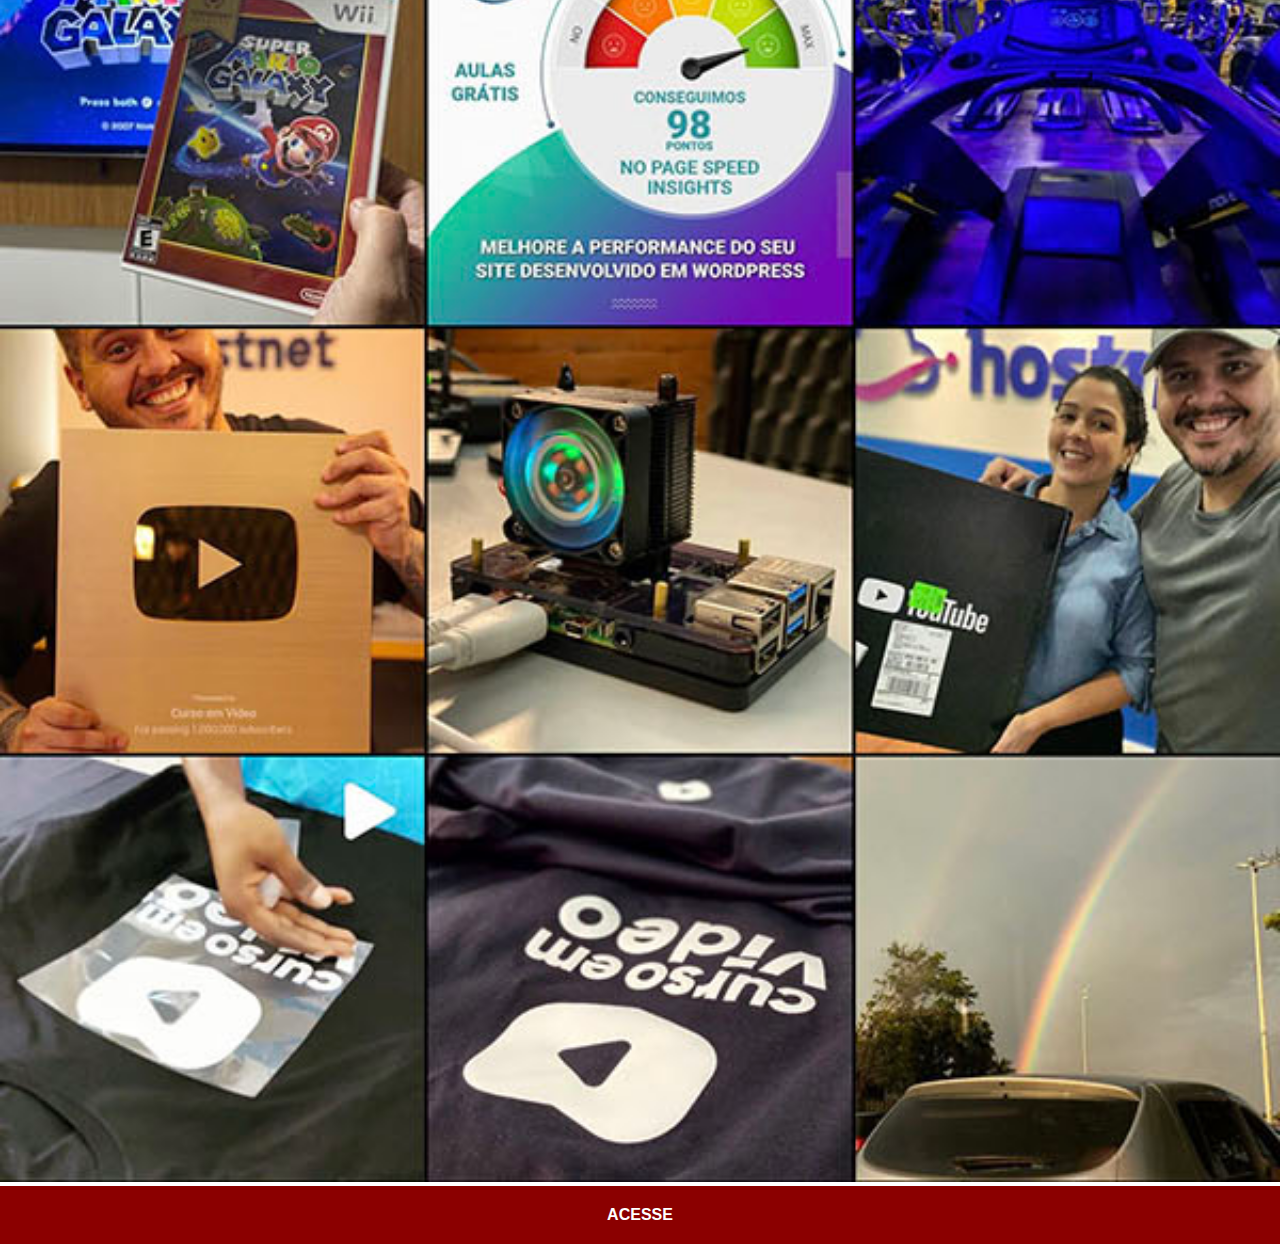
<file: instagram.html>
<!DOCTYPE html>
<html lang="pt-br">
<head>
    <meta charset="UTF-8">
    <meta name="viewport" content="width=device-width, initial-scale=1.0">
    <title>Instagram</title>
    <link rel="stylesheet" href="estilos/social.css">
    
</head>
<body>

    <img src="imagens/tela-instagram.jpg" alt="Instagram">
    <a href="https://www.instagram.com/" target="_blank">ACESSE</a>
    
</body>
</html>
</file>
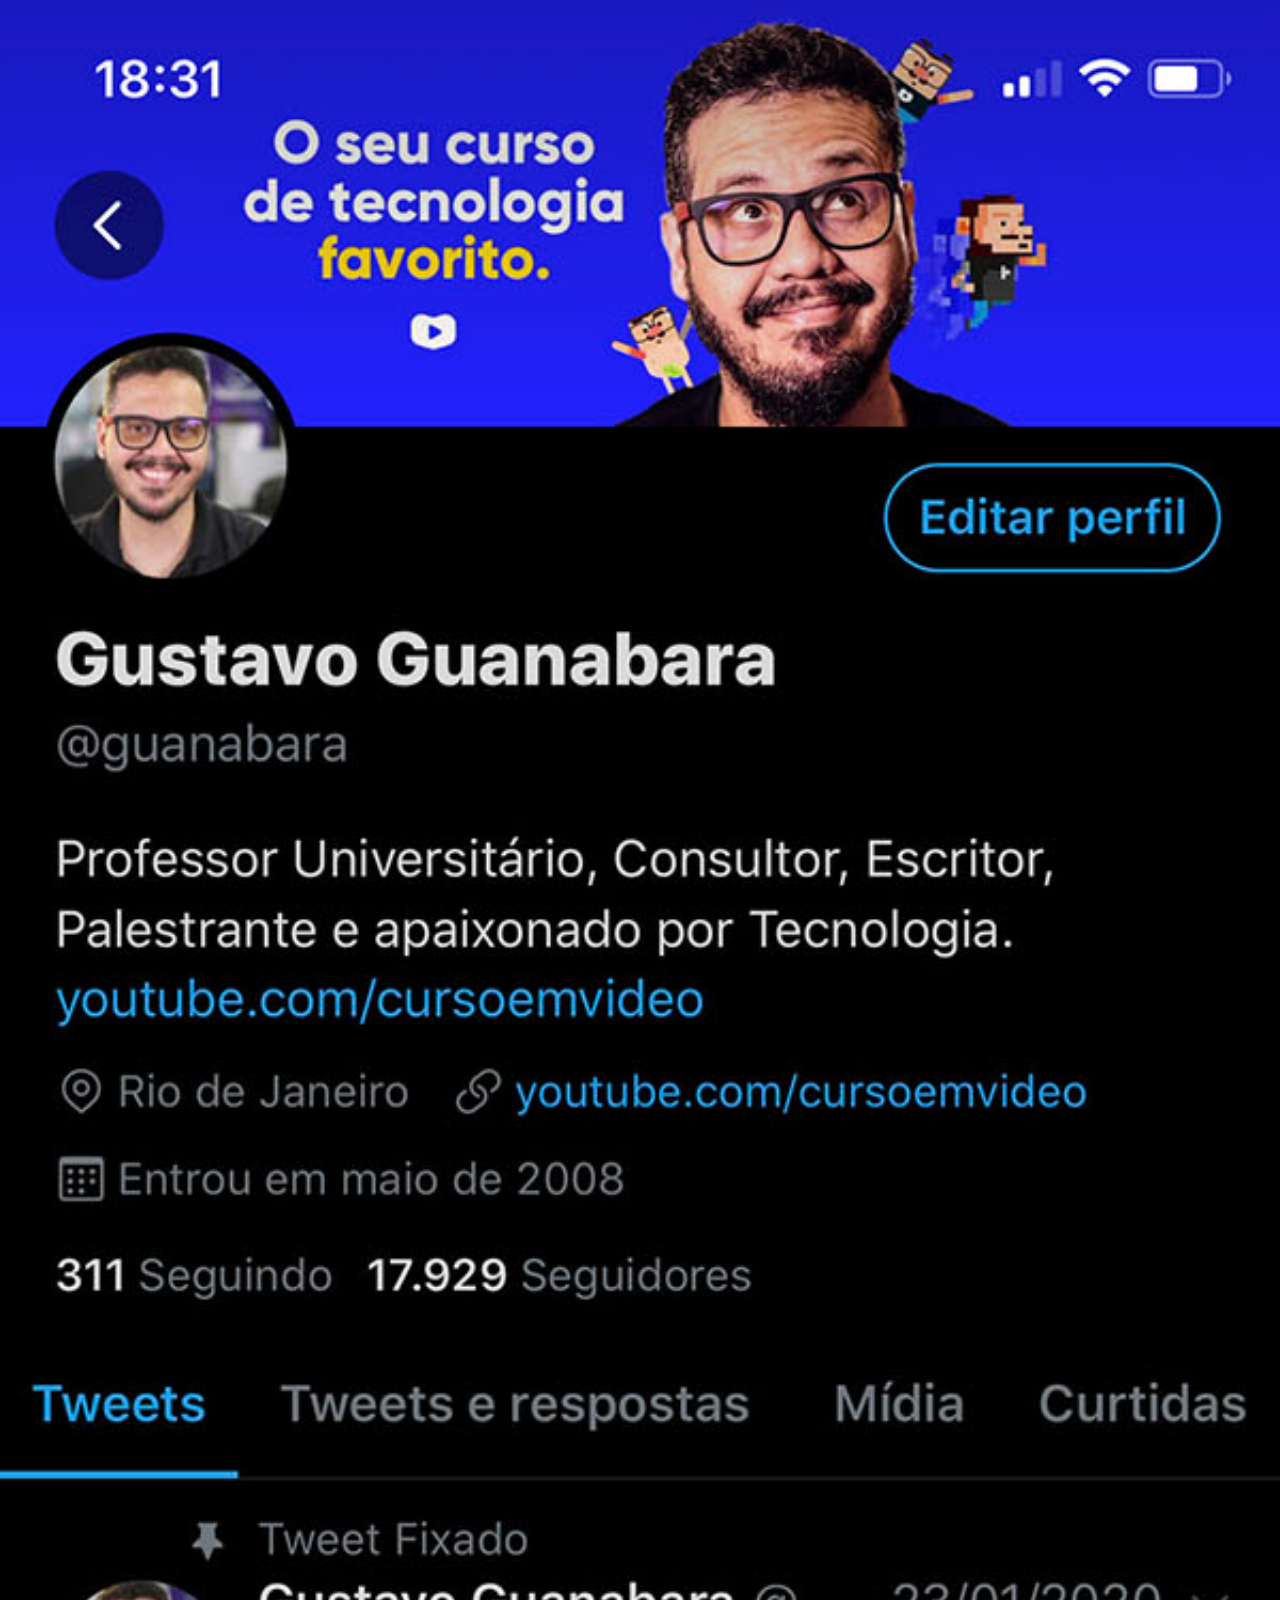
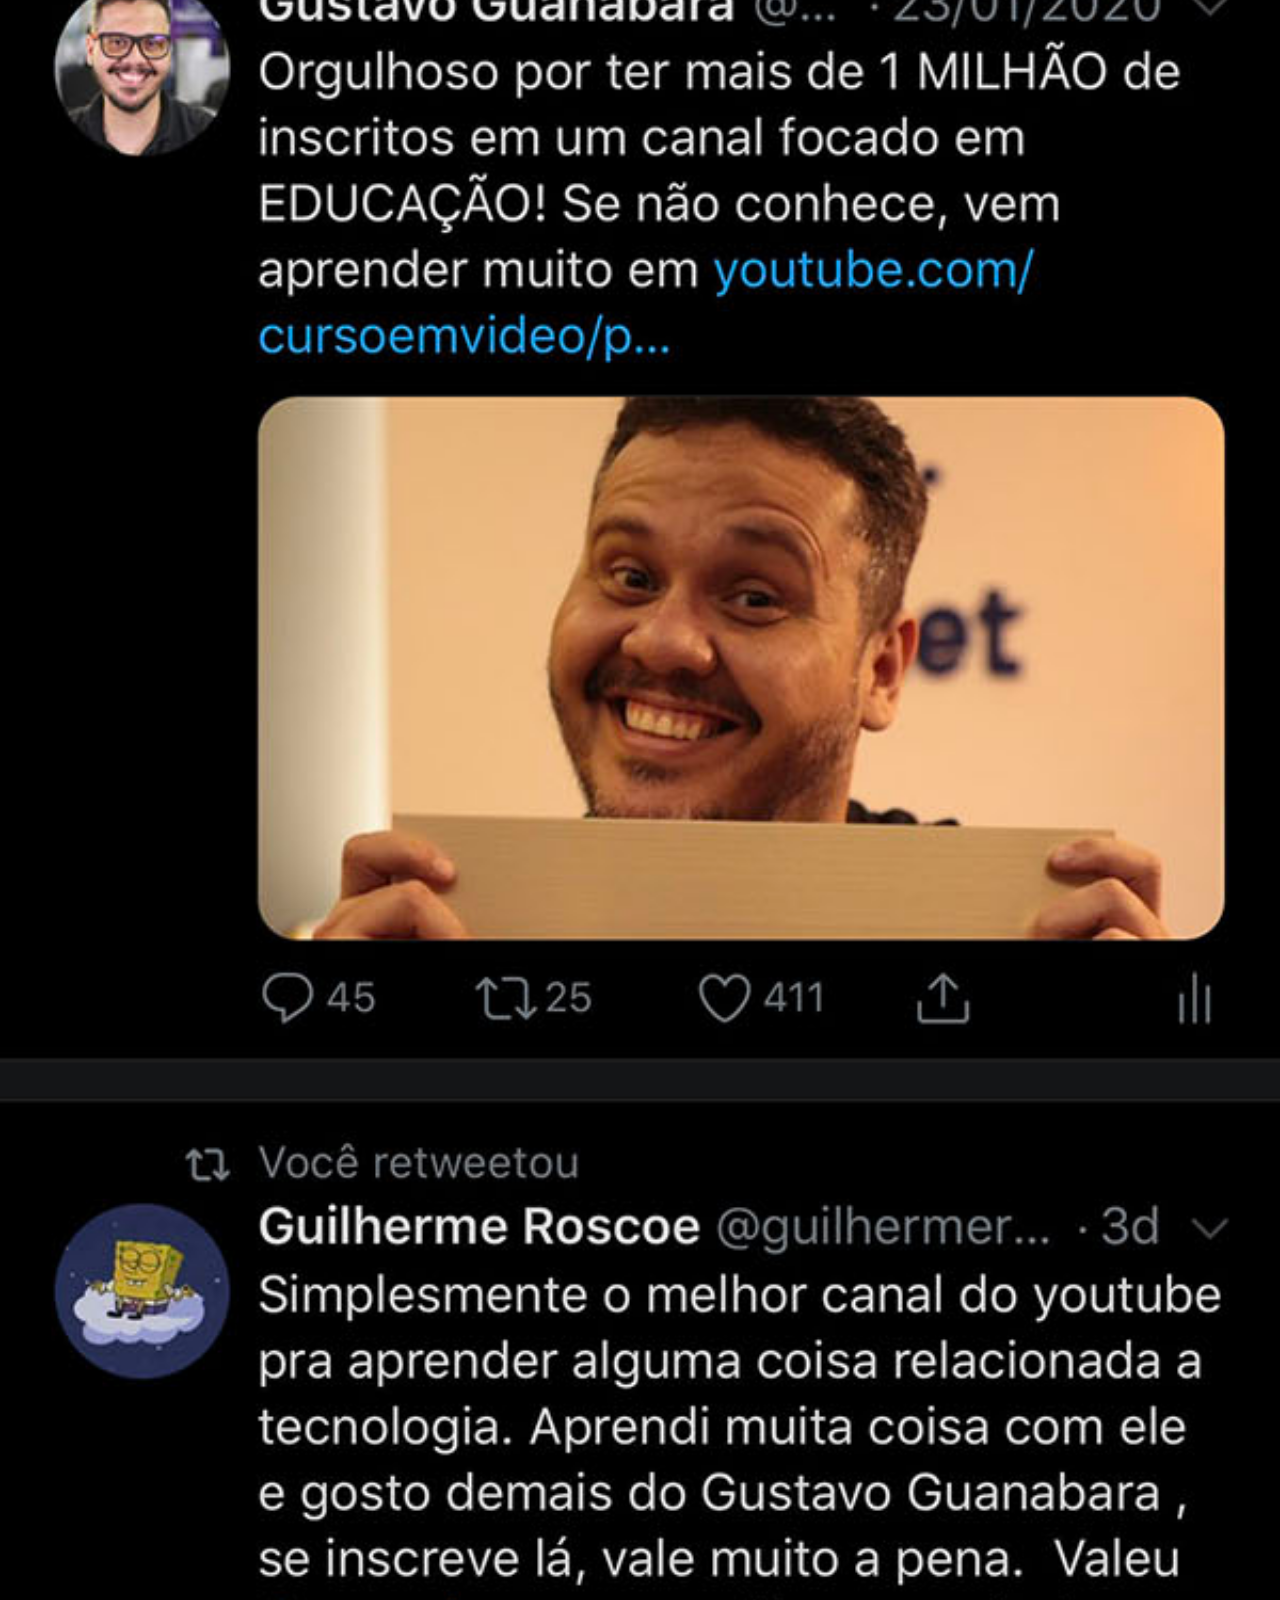
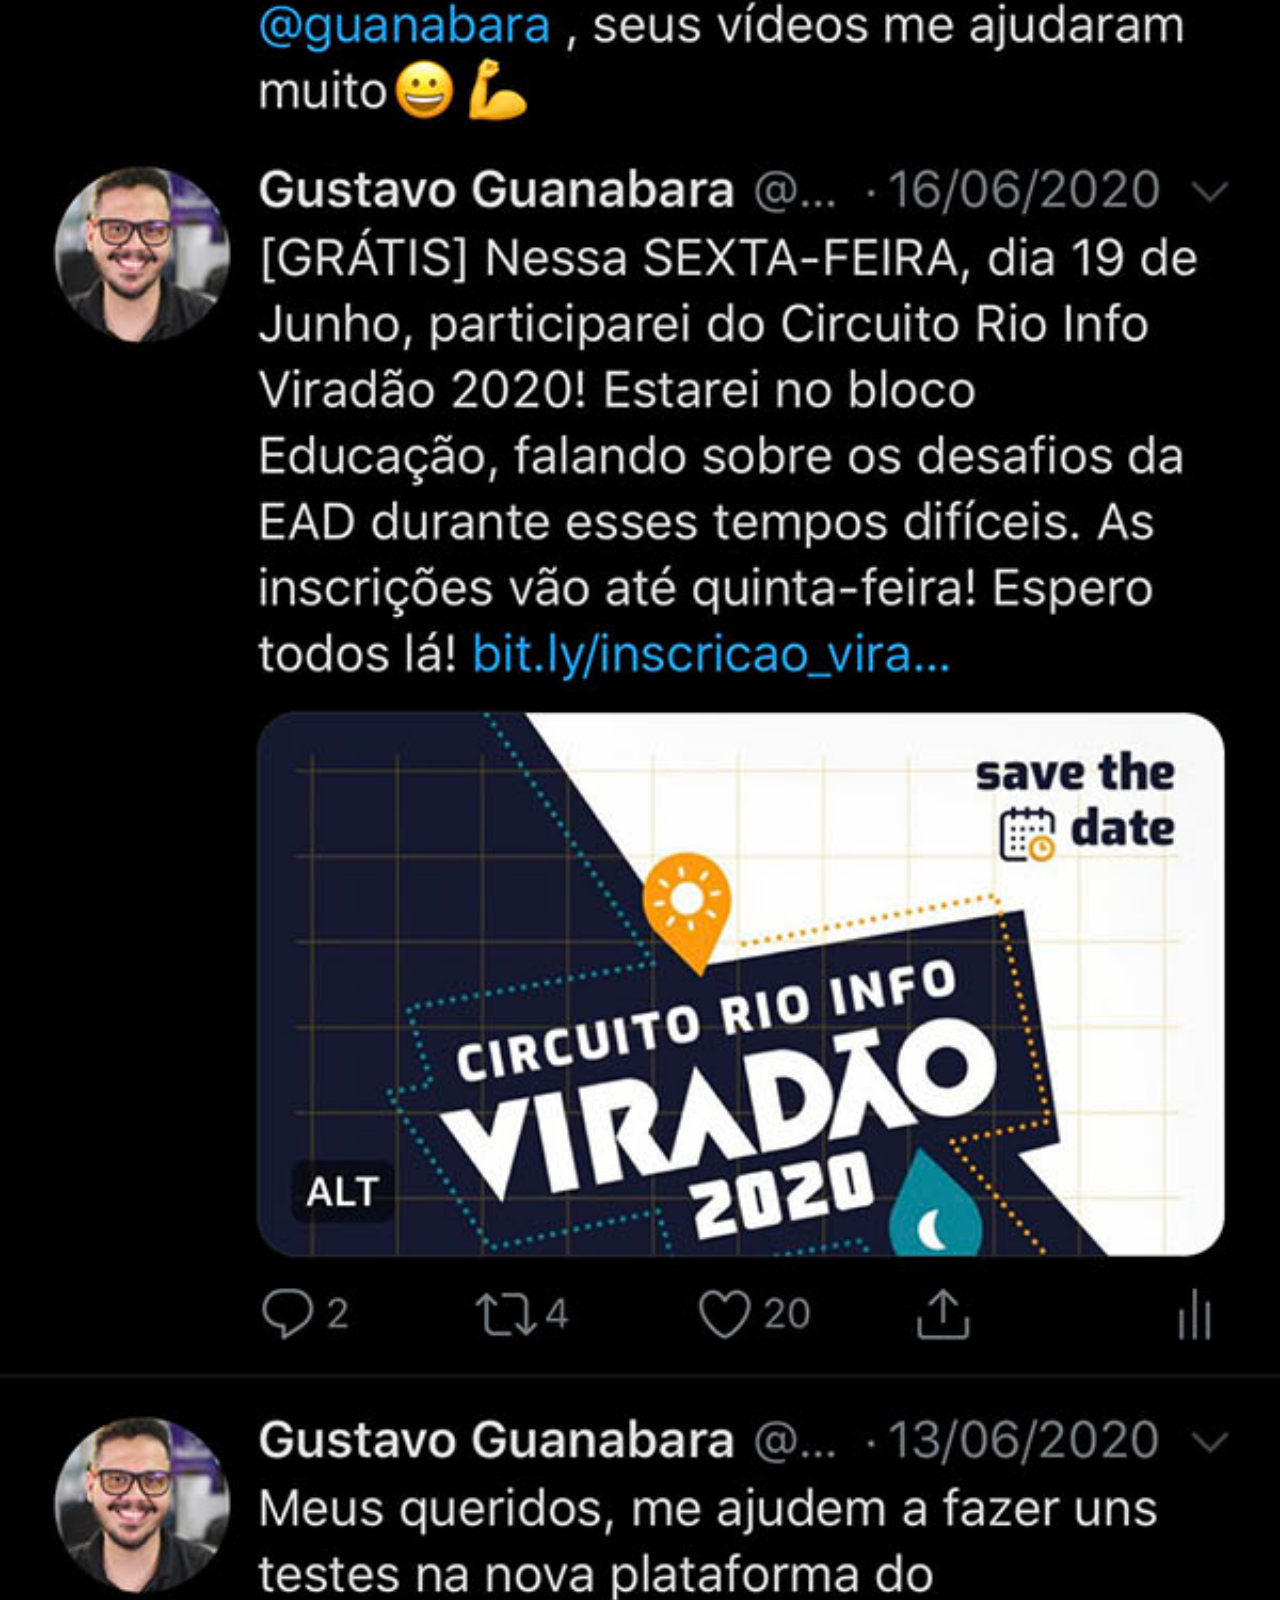
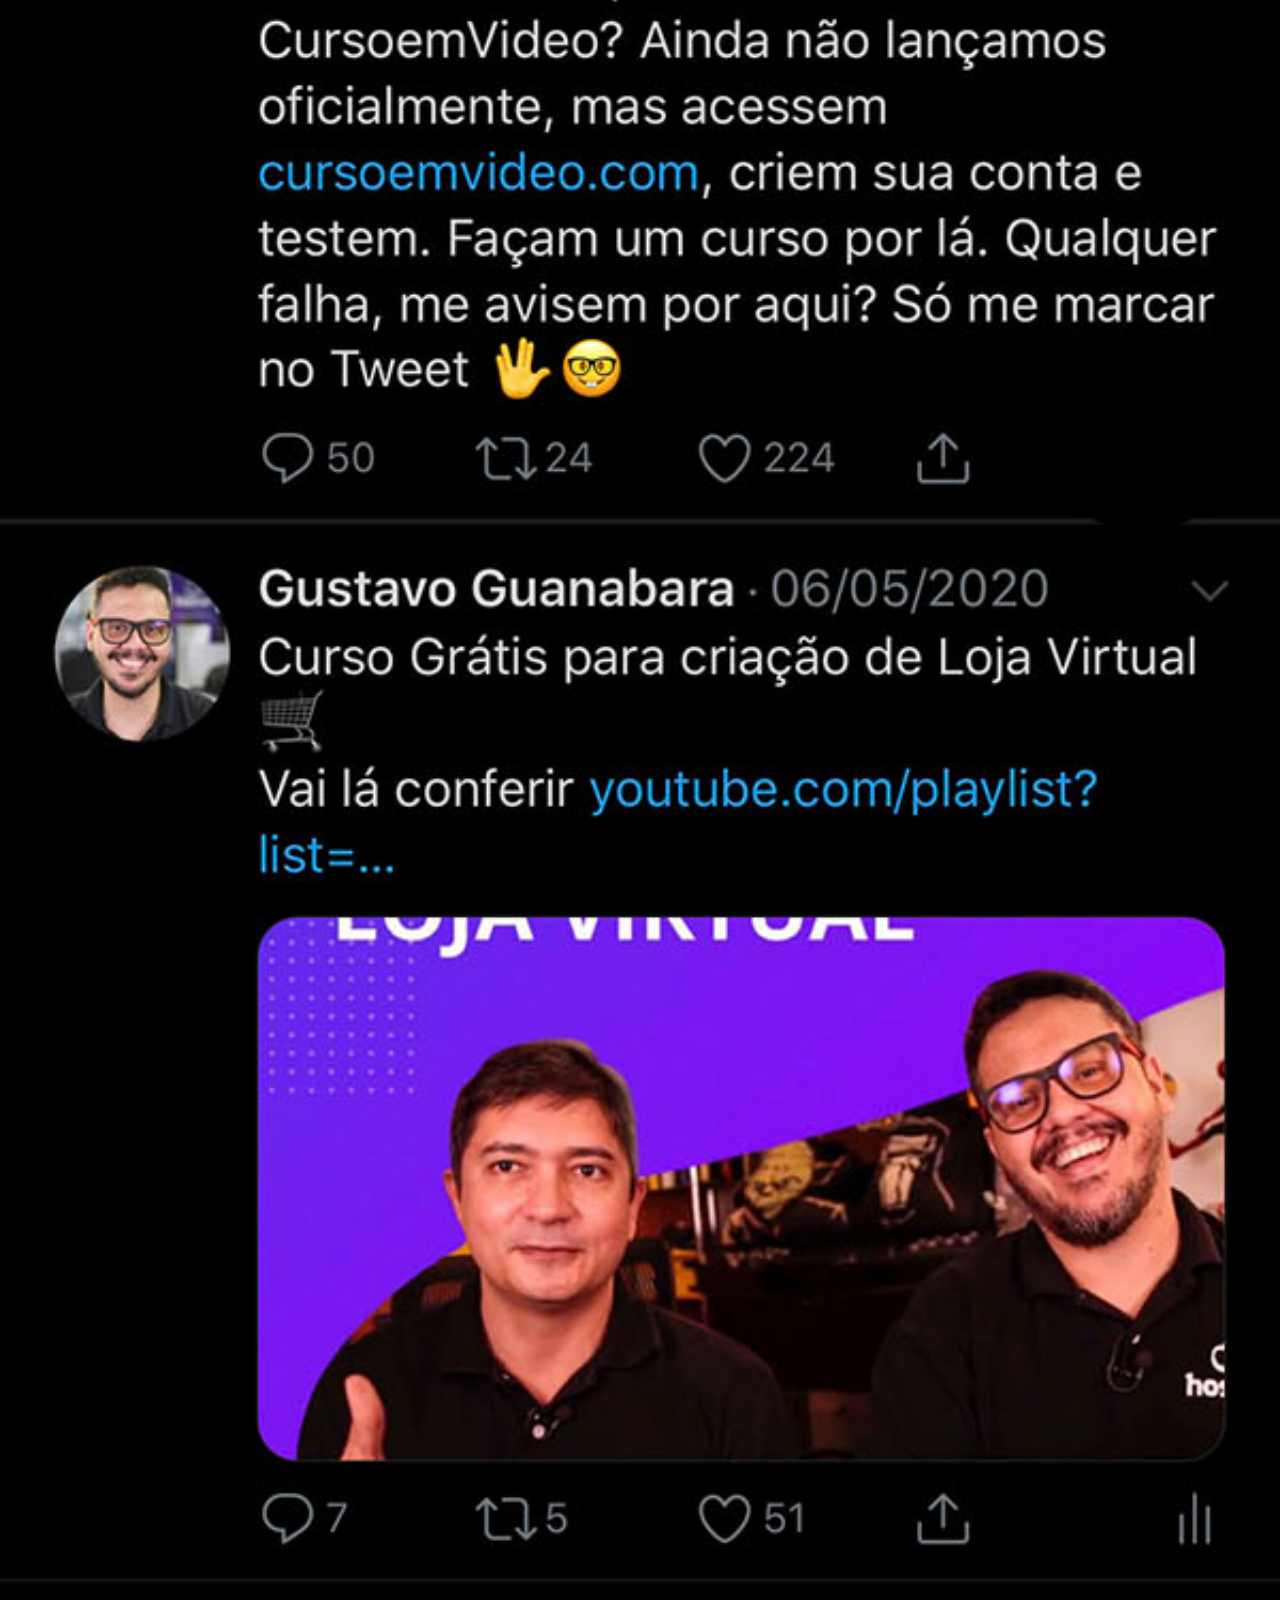
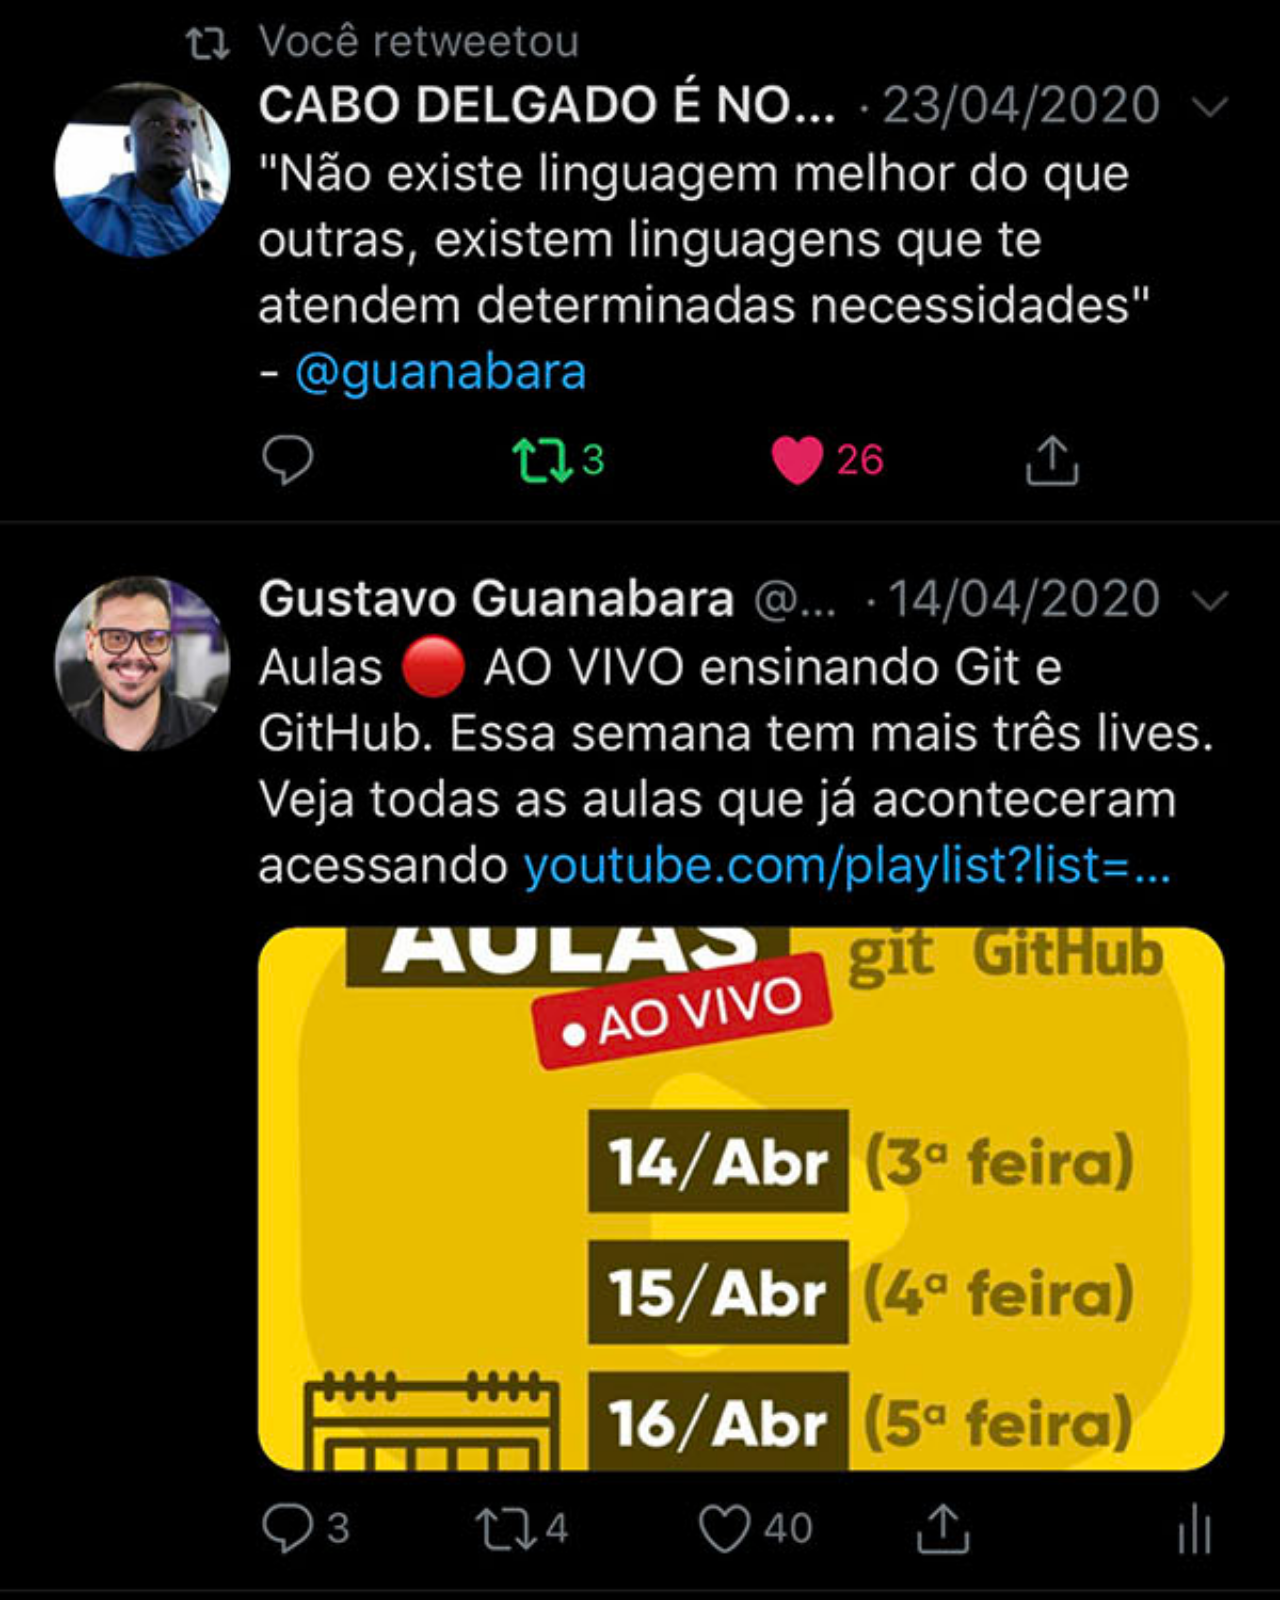
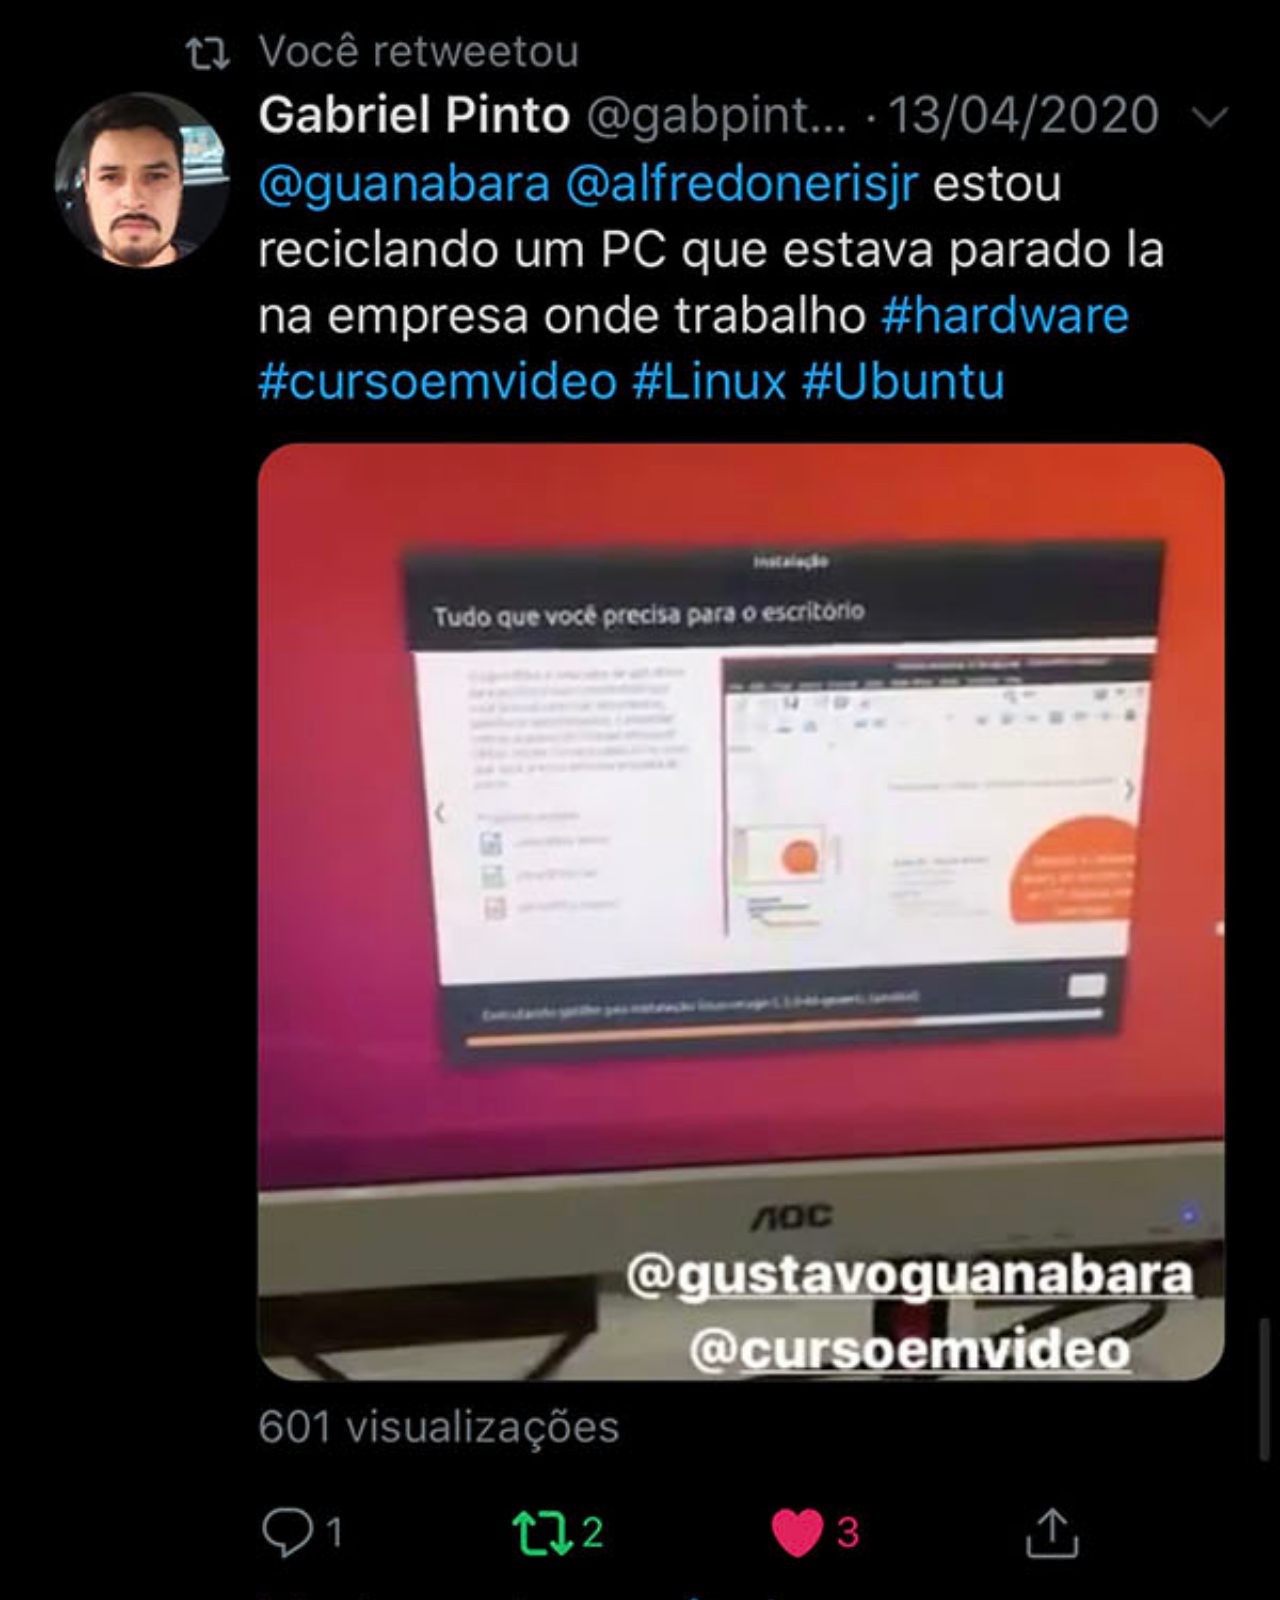
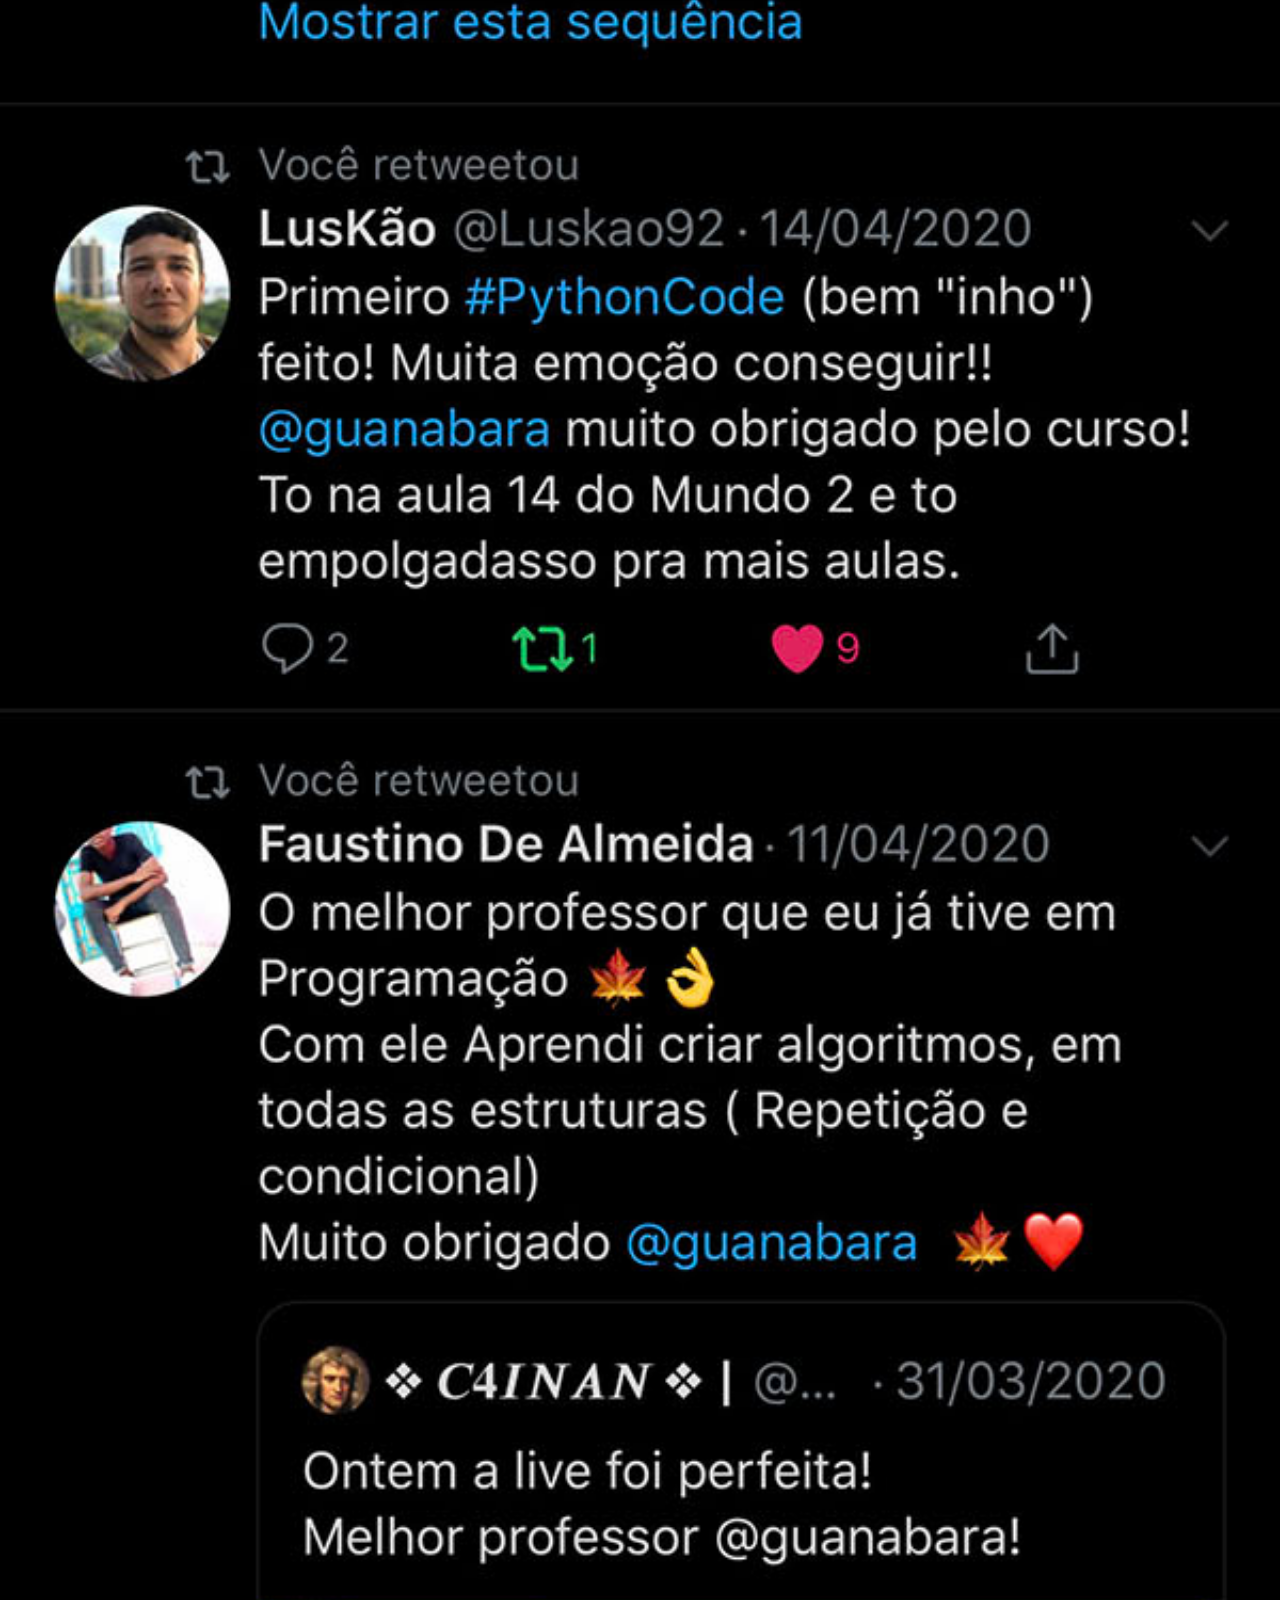
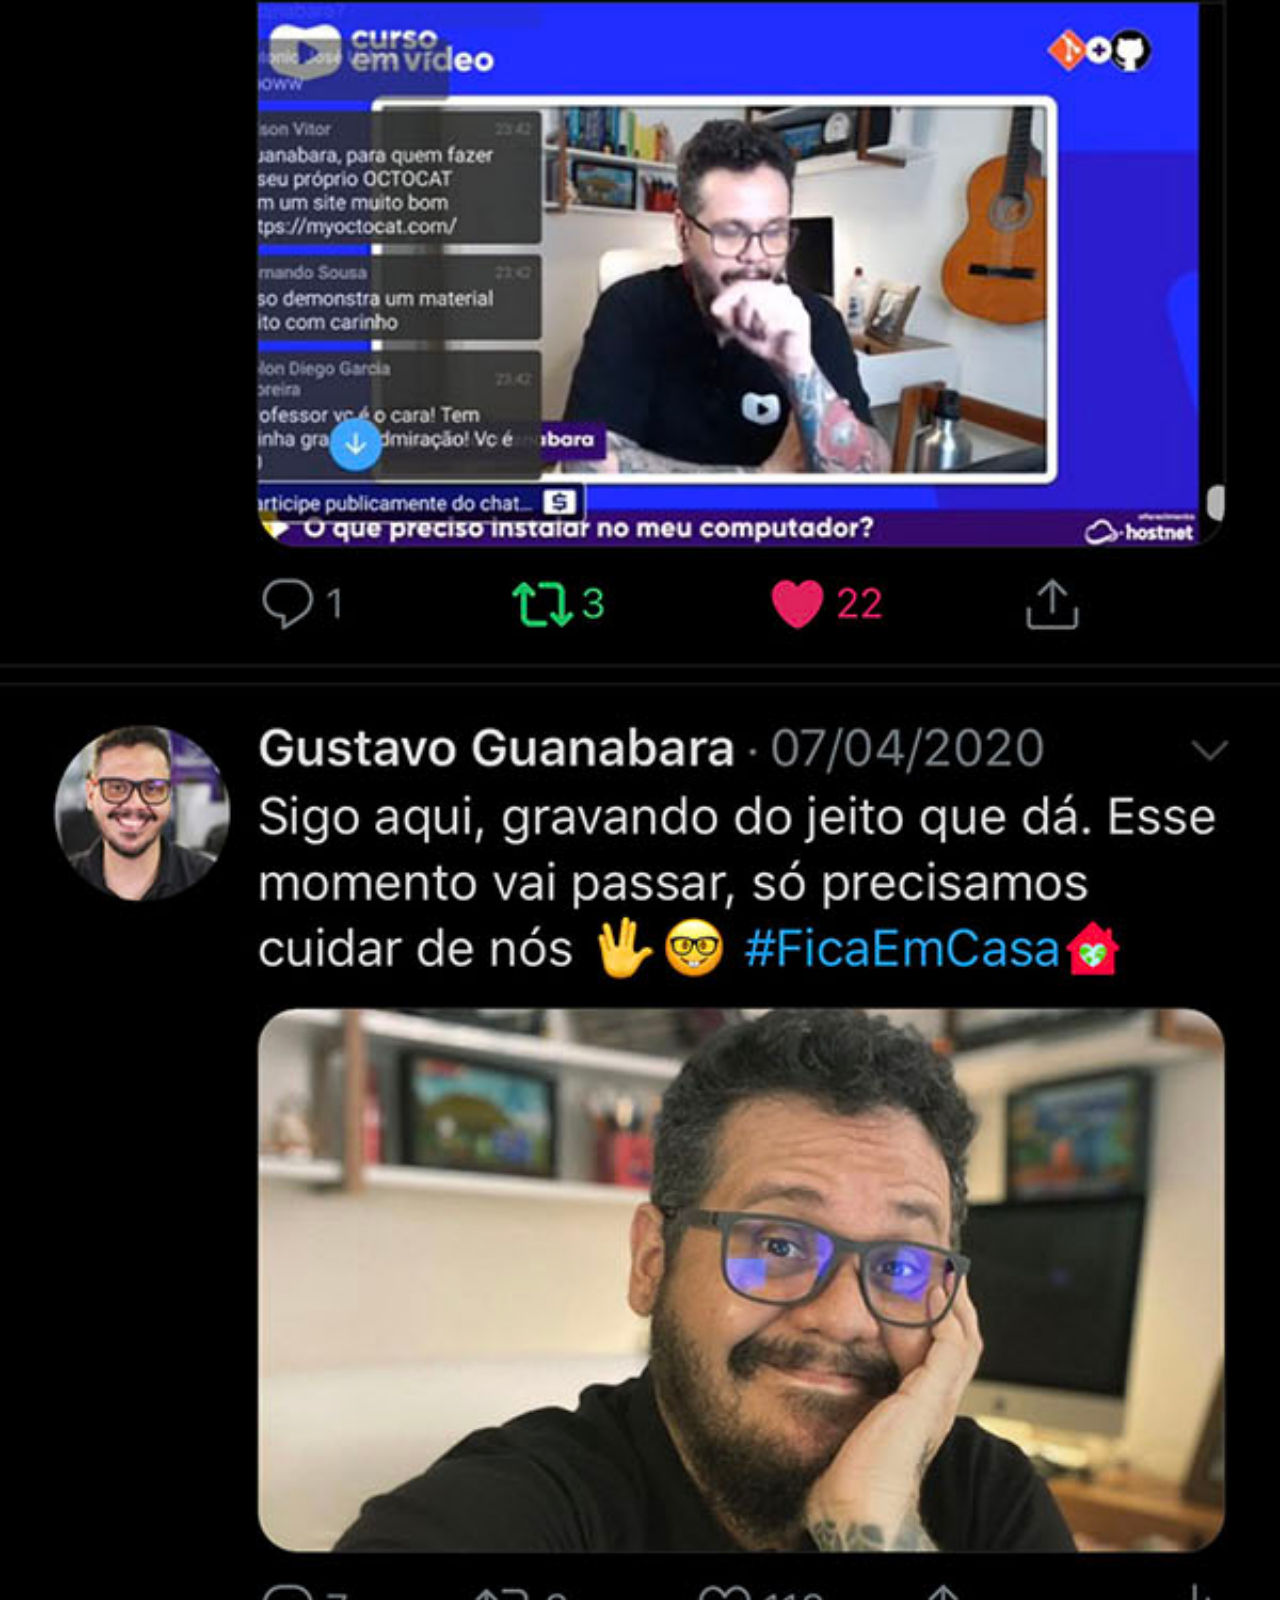
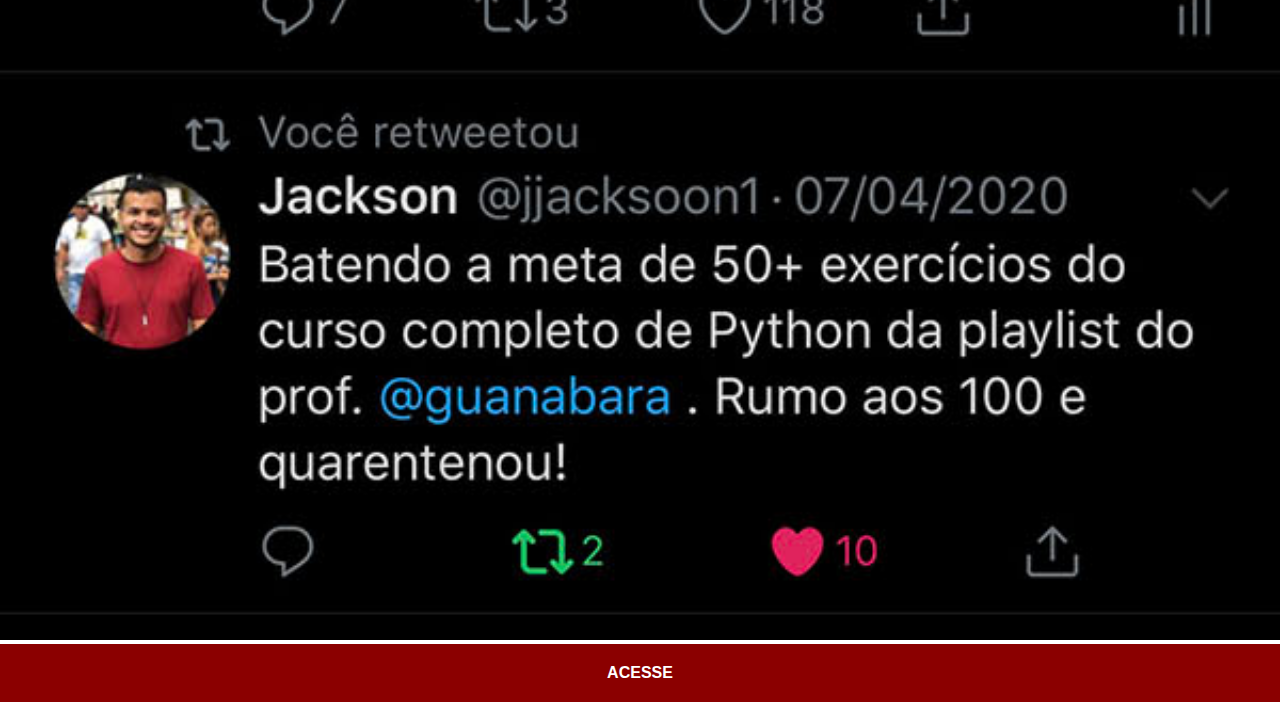
<file: twitter.html>
<!DOCTYPE html>
<html lang="pt-br">
<head>
    <meta charset="UTF-8">
    <meta name="viewport" content="width=device-width, initial-scale=1.0">
    <title>Twitter</title>
    <link rel="stylesheet" href="estilos/social.css">
    
</head>
<body>

    <img src="imagens/tela-twitter.jpg" alt="Twitter">
    <a href="https://www.twitter.com/" target="_blank">ACESSE</a>
    
</body>
</html>
</file>
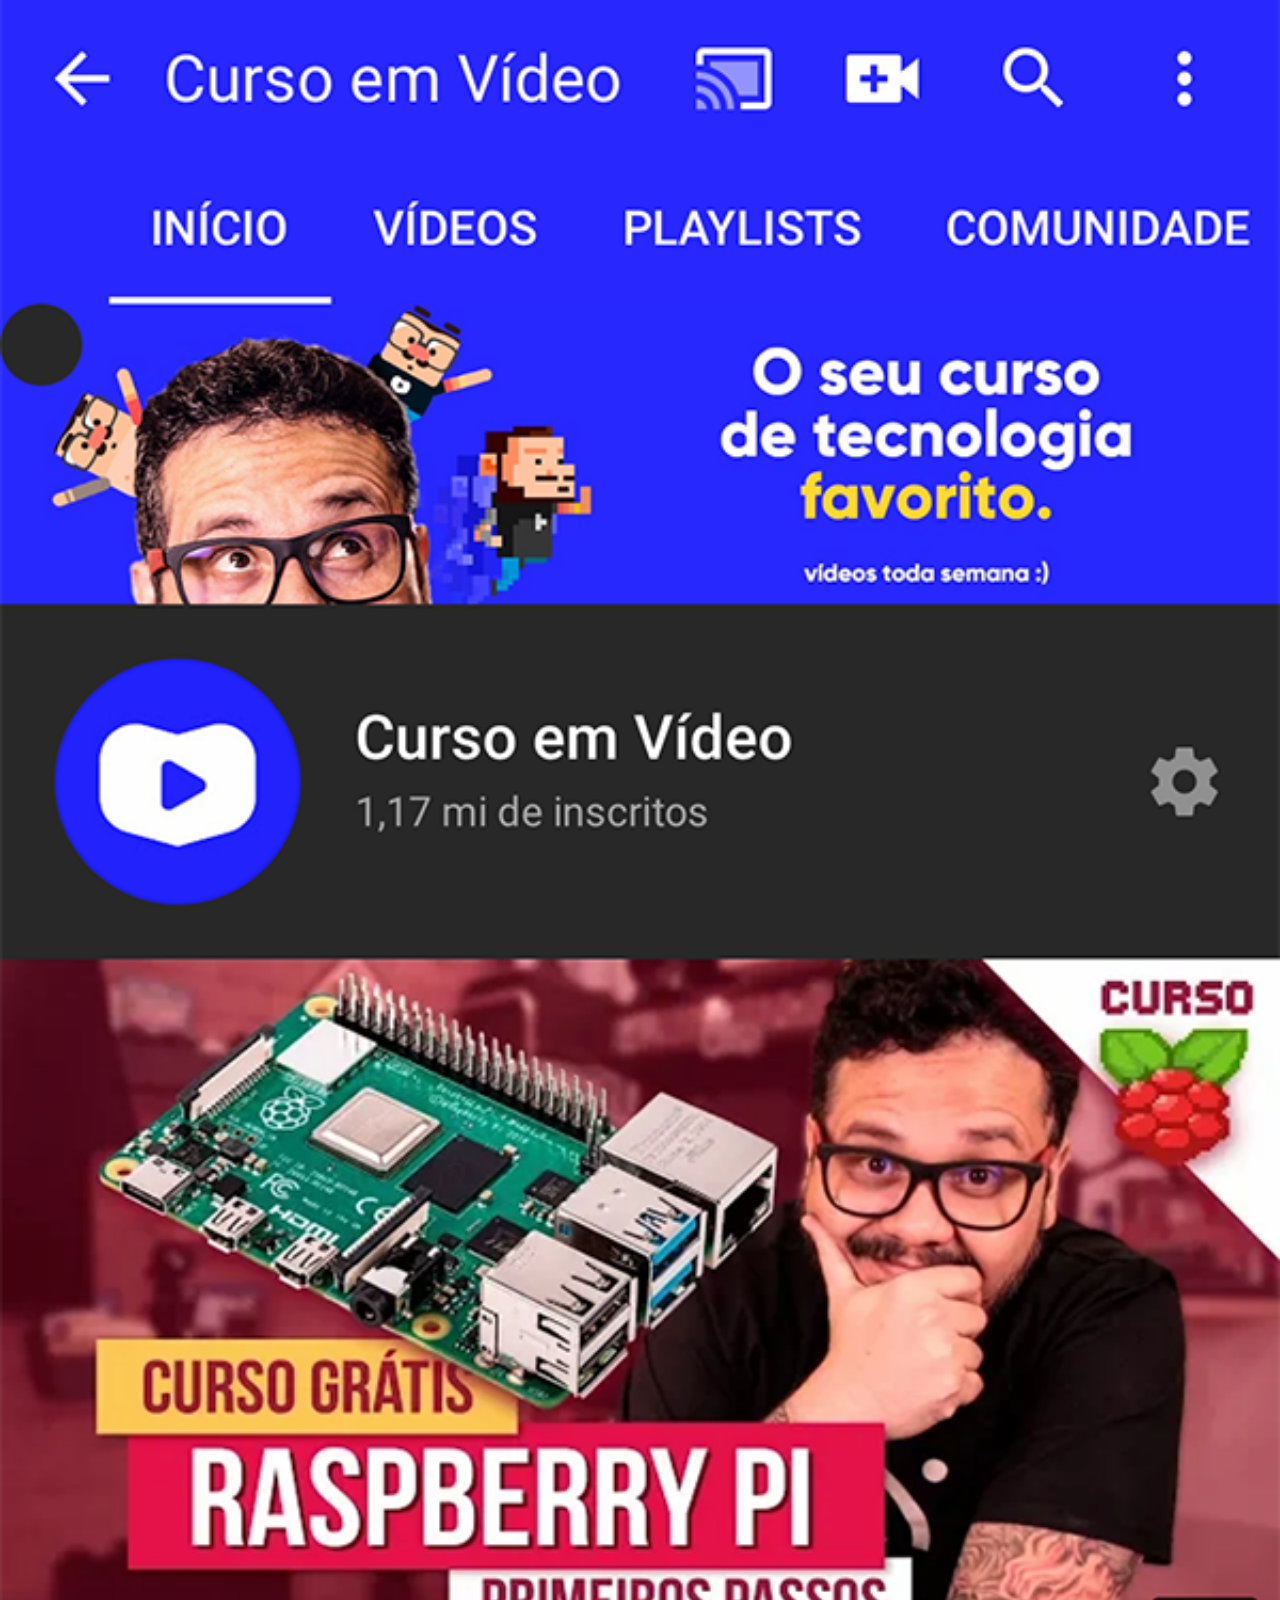
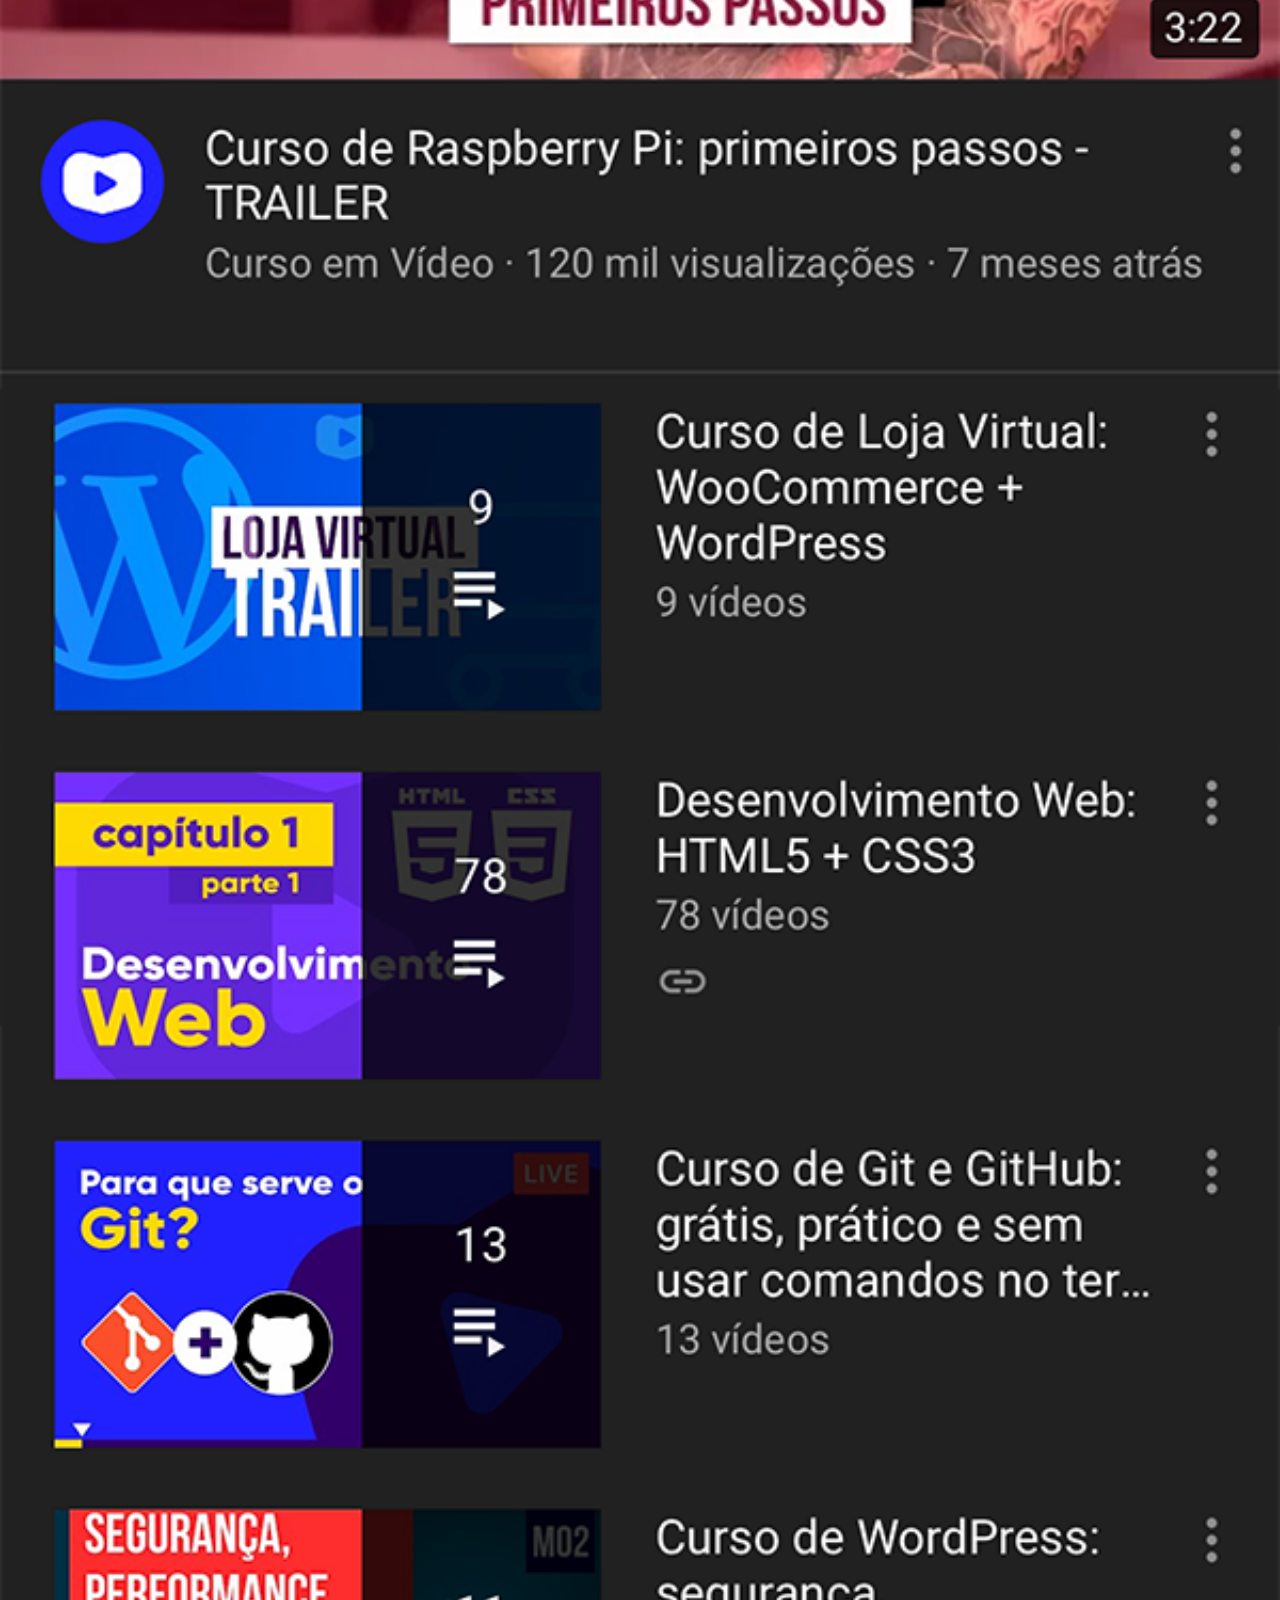
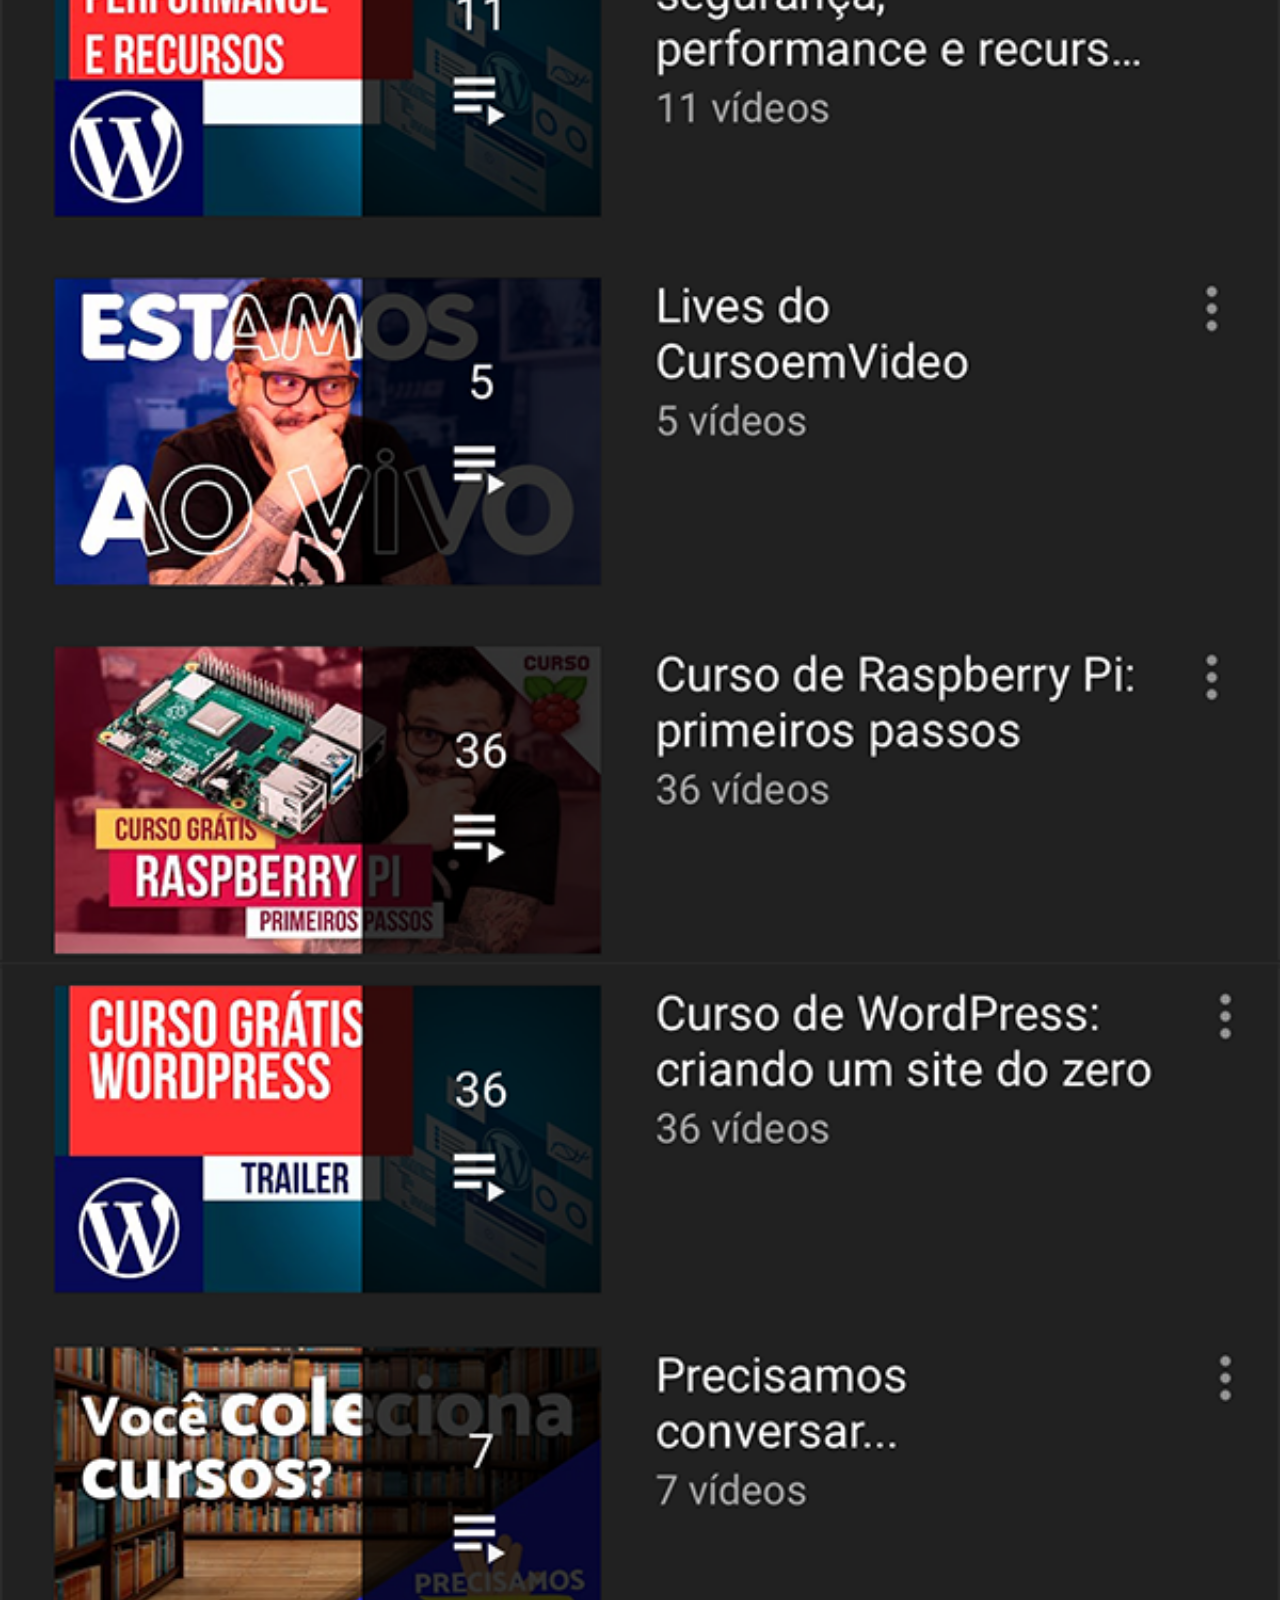
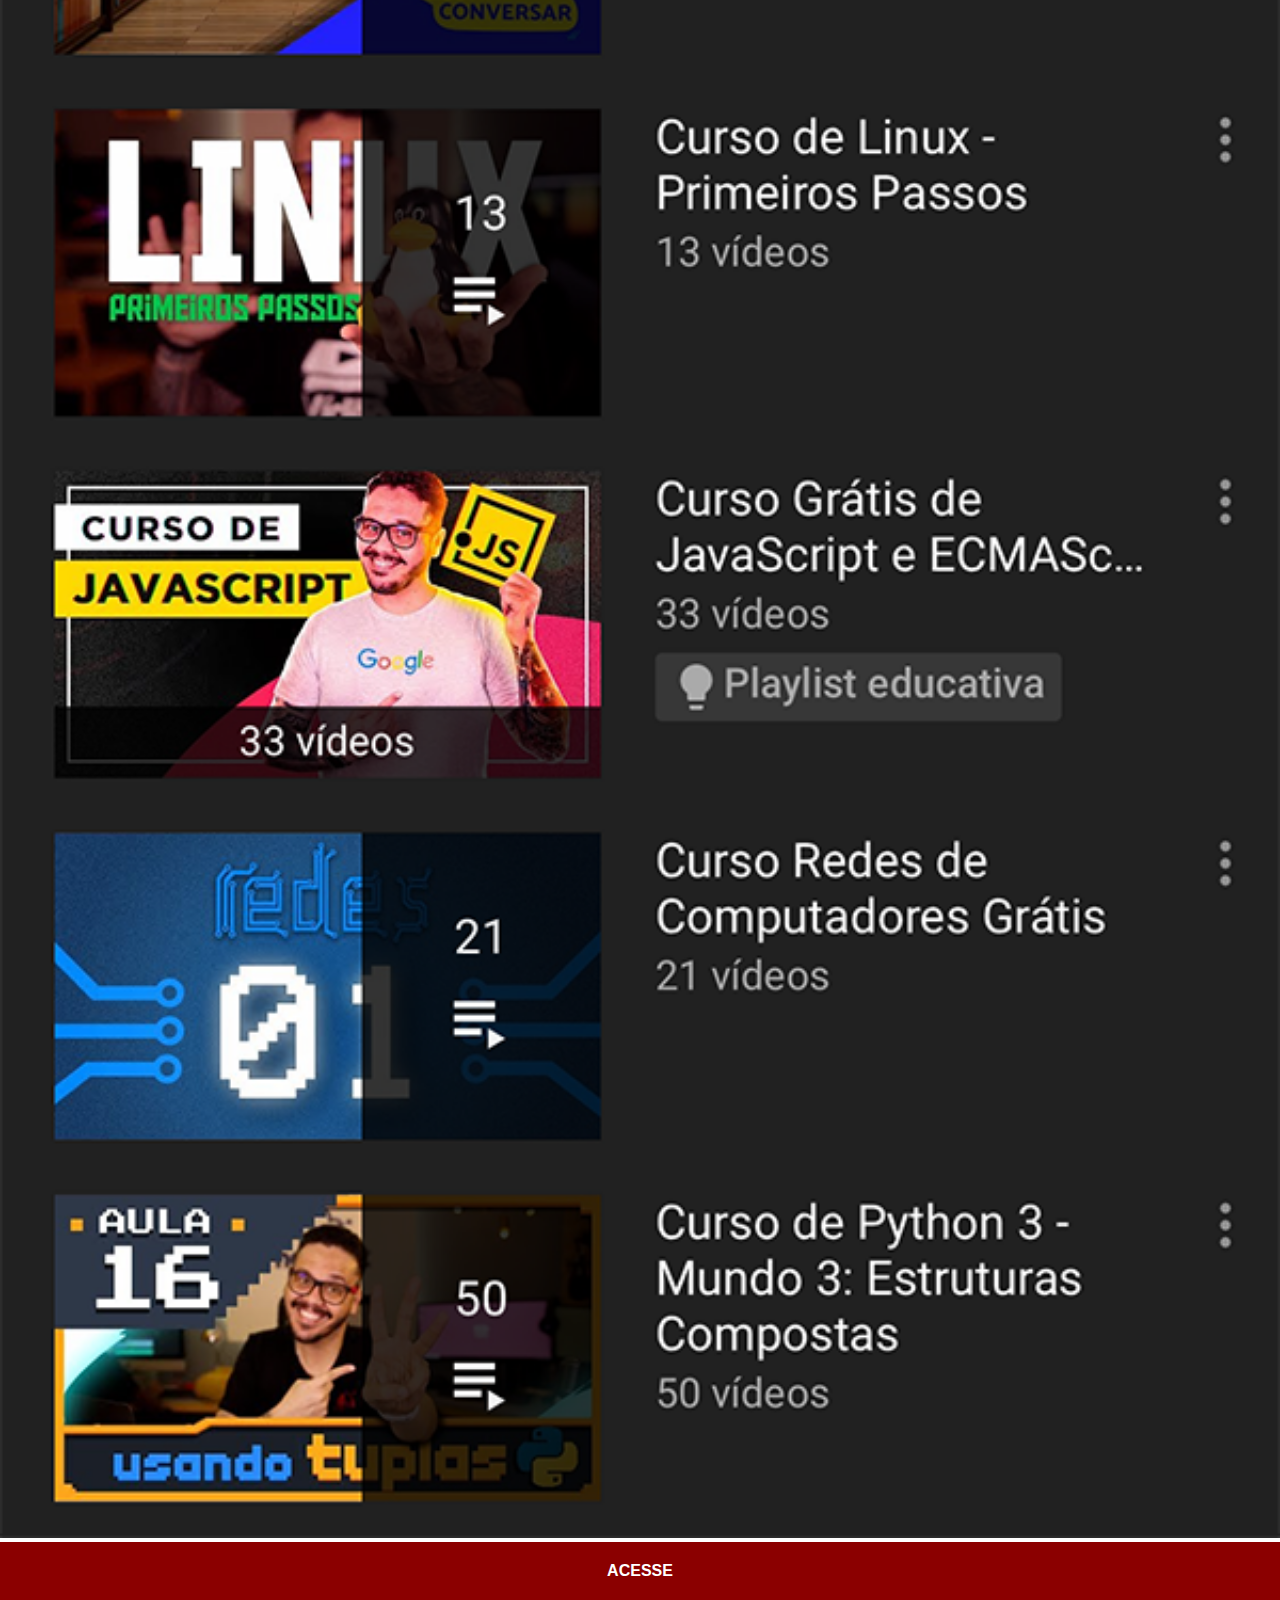
<file: youtube.html>
<!DOCTYPE html>
<html lang="pt-br">
<head>
    <meta charset="UTF-8">
    <meta name="viewport" content="width=device-width, initial-scale=1.0">
    <title>Youtube</title>
    <link rel="stylesheet" href="estilos/social.css">
    
</head>
<body>

    <img src="imagens/tela-youtube.png" alt="Youtube">
    <a href="https://www.youtube.com/c/CursoemV%C3%ADdeo/playlists" target="_blank">ACESSE</a>
    
</body>
</html>
</file>
<file: estilos/style.css>
@charset "UTF-8";

*{
    margin: 0px;
    padding: 0px;
    font-family: Arial, Helvetica, sans-serif;
}

html,body{
    height: 100vh;
    width: 100vw;
    background-color: black;
}

body{
    background: url("../imagens/fundo-madeira.jpg") no-repeat top center;
    background-size: cover;
    background-attachment: fixed;

}

main{
    position: relative;
    height: 100vh;
}

section#telefone {
    position: absolute;
    top: 50%;
    left: 50%;
    transform: translate(-50%,-50%);
    height: 627px;
    width: 311px;
    background-image: url("../imagens/frame-iphone.png");
    background-repeat: no-repeat;
}

iframe#tela{
    position: relative;
    top: 80px;
    left: 22px;
    width: 267px;
    height: 471px;   
}

section#redes-sociais {
    text-align: right;
}

section#redes-sociais img{
    border: 1px solid black;
    border-radius: 50%;
    width: 50px;
    height: 50px;
    position: relative;
    margin: 10px;
    box-shadow: 2px 2px 5px rgba(0, 0, 0, 0.418);
    box-sizing: border-box;
}

section#redes-sociais img:hover{
    border: 2px solid white;
    transform: translate(-10px,-10px);
    width: 60px;
    height: 60px;
    box-shadow: 5px 5px 5px rgba(0, 0, 0, 0.418);
    transition: transform 0.2s, border 0.1s;
    
}
</file>
<file: estilos/social.css>
@charset "UTF-8";

* {
    margin: 0px;
    padding: 0px;
    font-family: Arial, Helvetica, sans-serif;
}

::-webkit-scrollbar {
    width: 0px;
    height: 0px;
}

img {
   width: 100%;
}



a {
    display: block;
    background-color: darkred;
    color: white;
    padding: 20px;
    text-align: center;
    font-weight: bolder;
    text-decoration: none;
}

a:hover {
    background-color: red;
}
</file>
